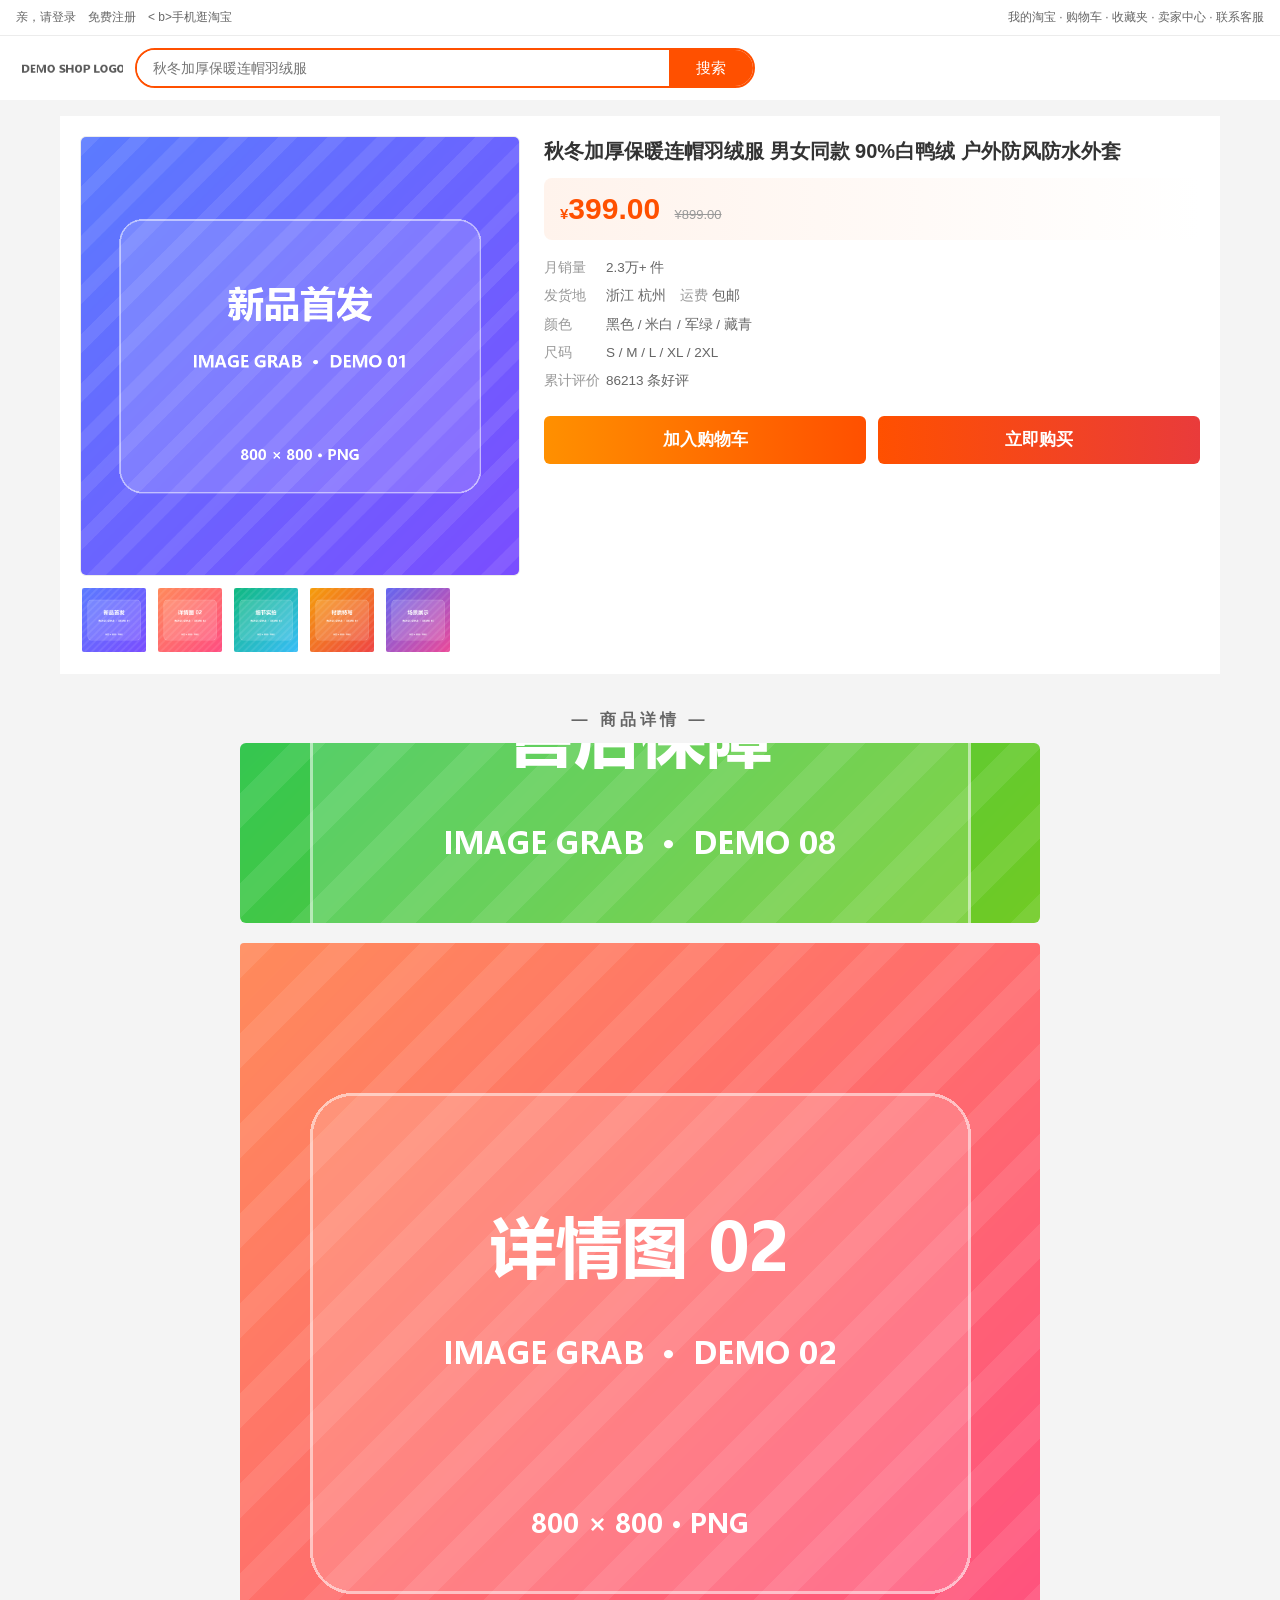
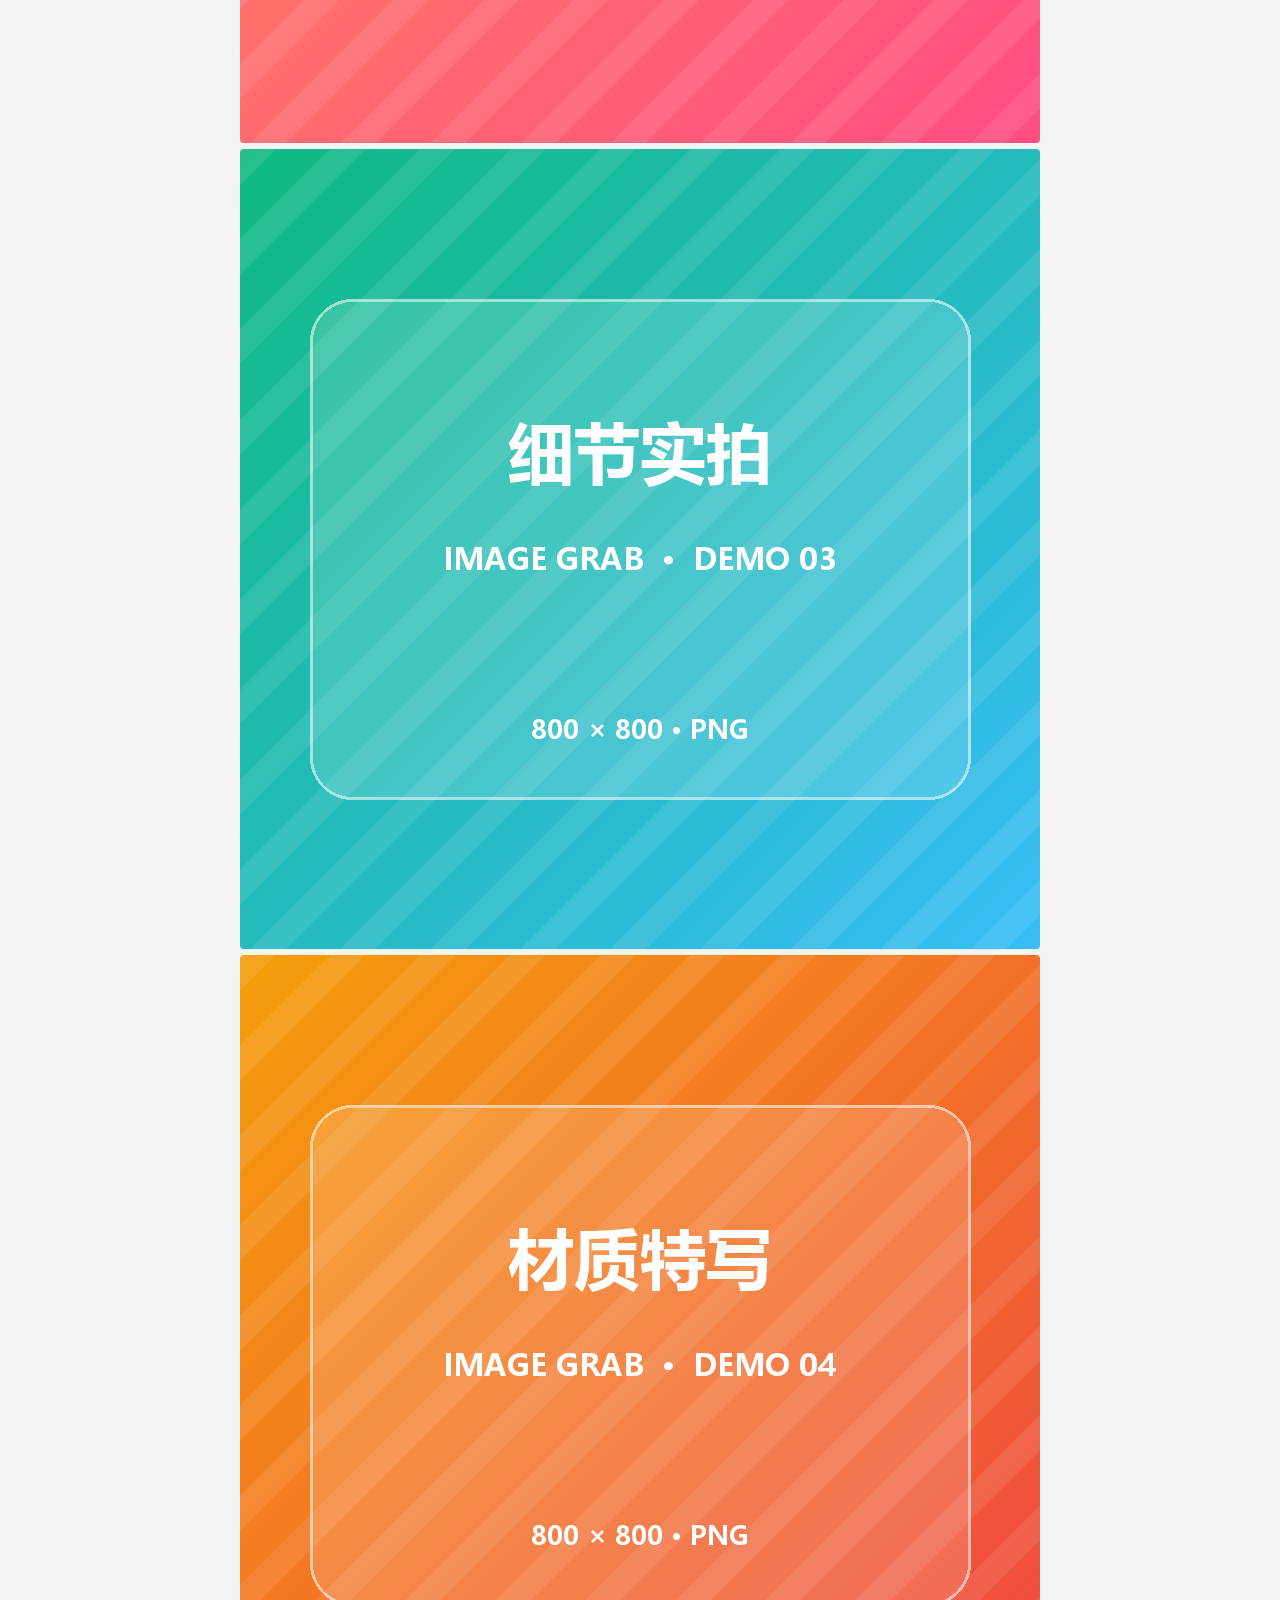
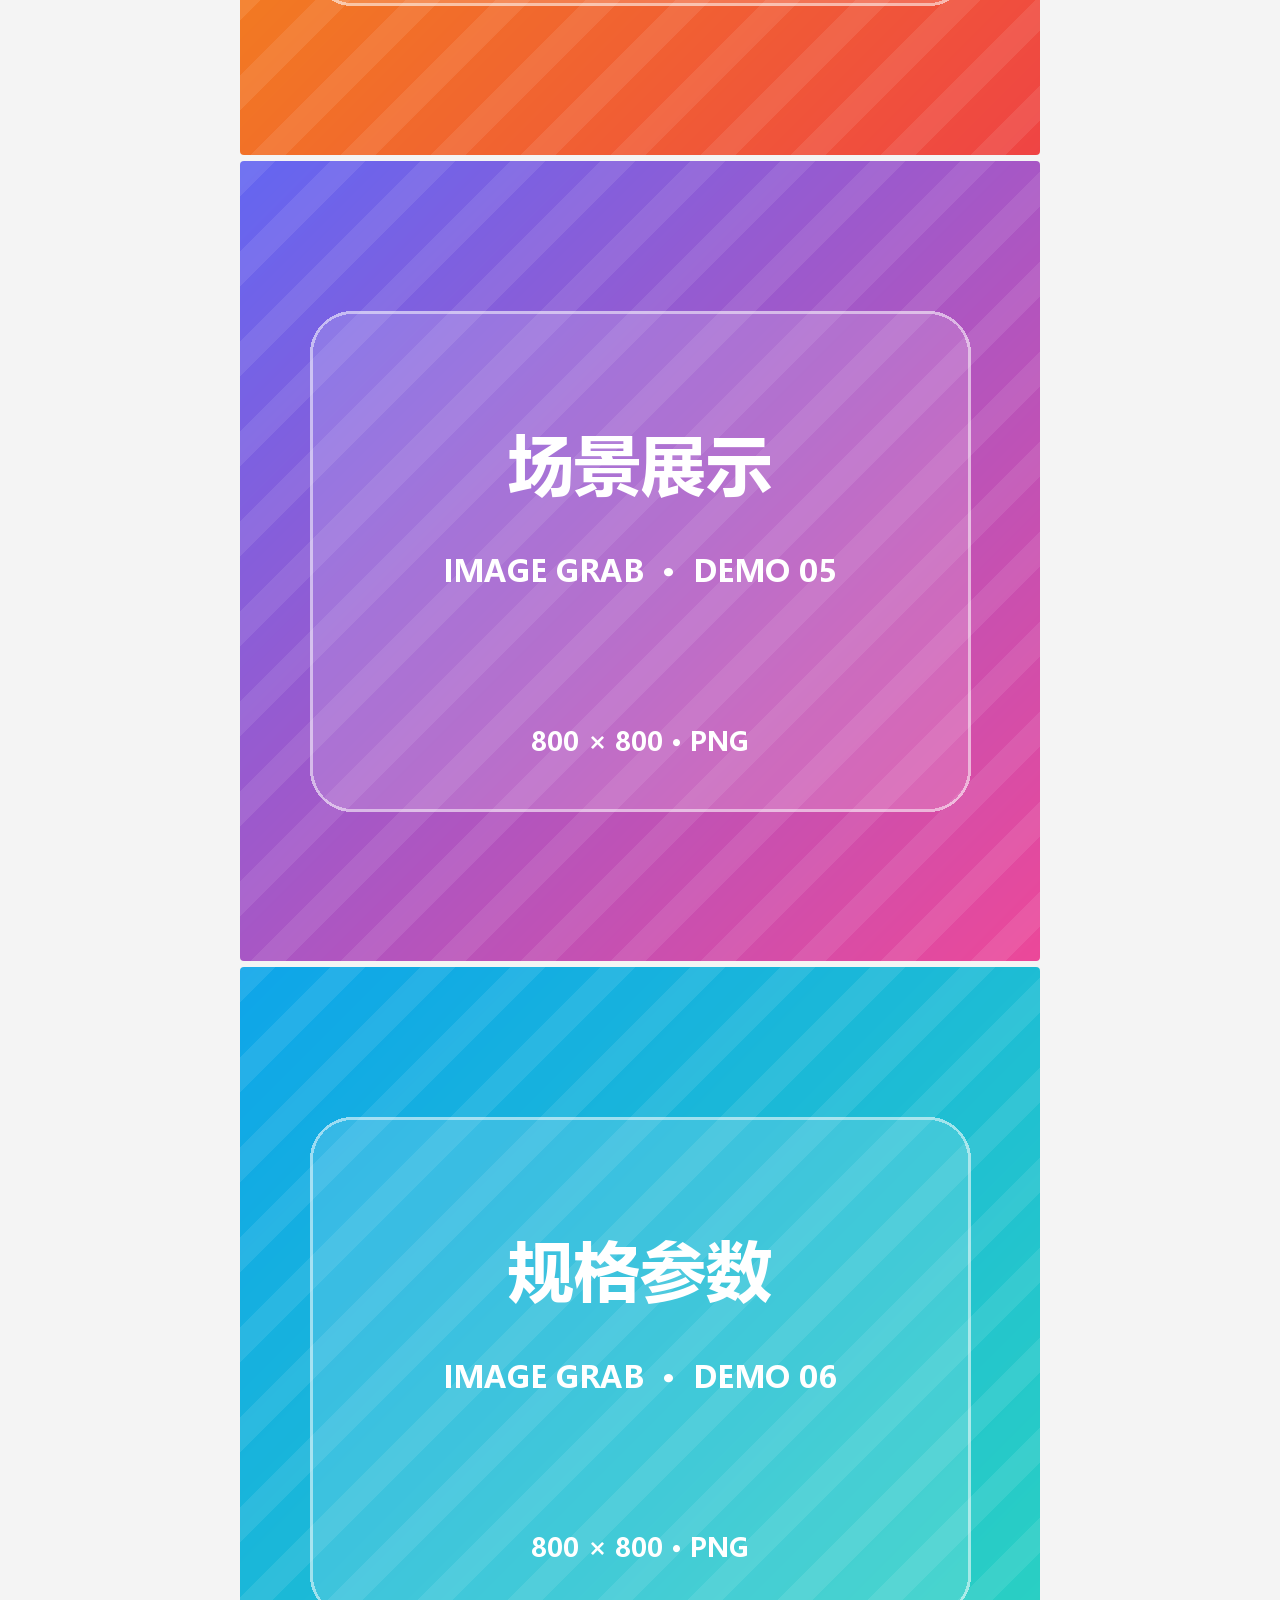
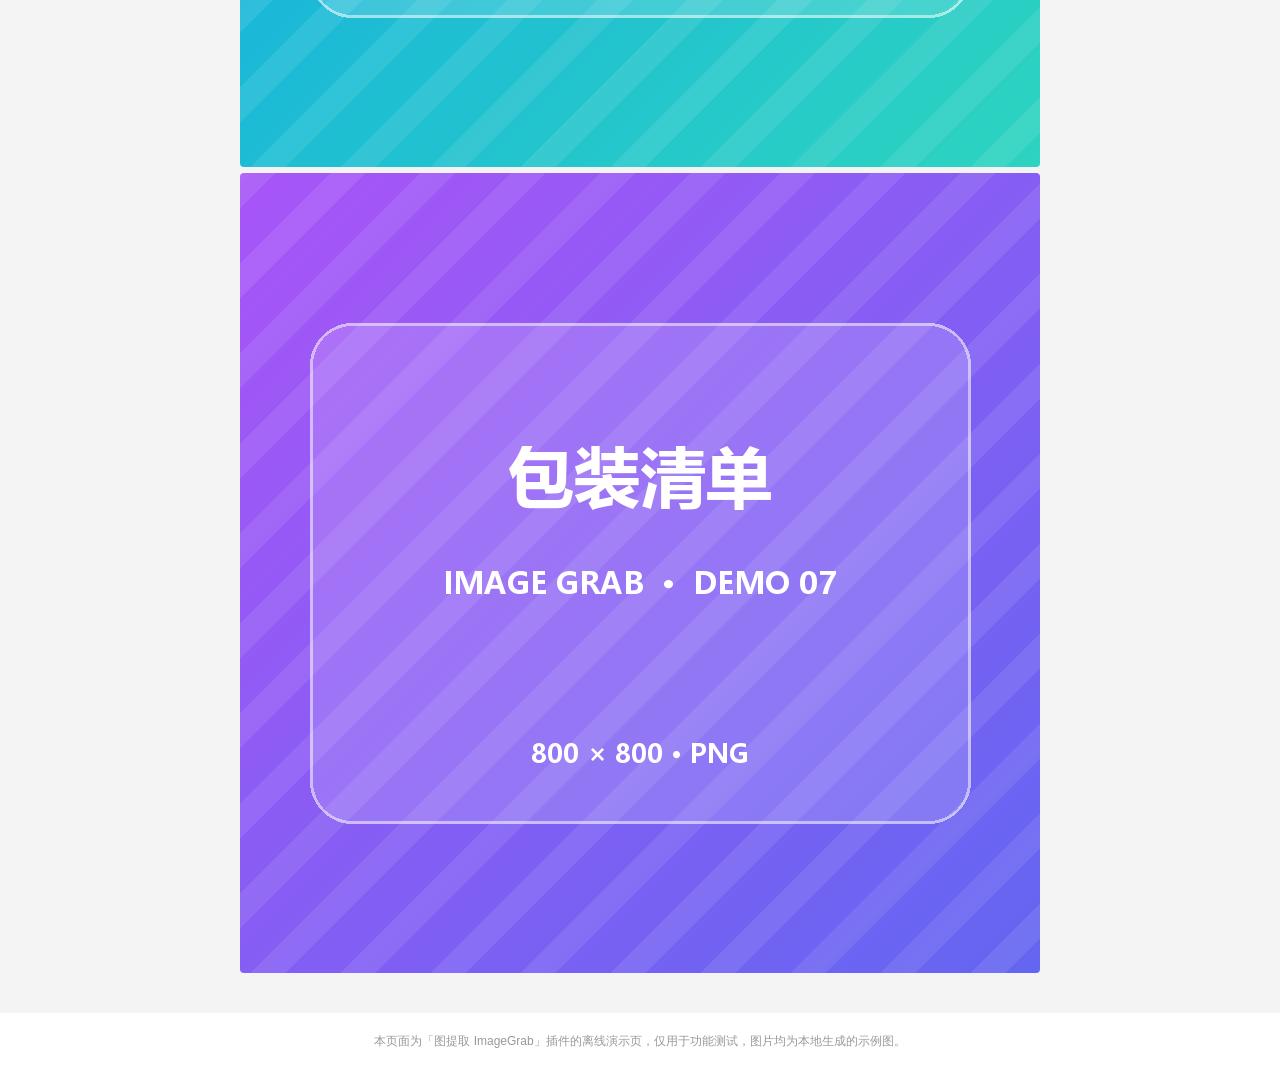
<file: demo/index.html>
<!DOCTYPE html>
<html lang="zh-CN">
<head>
<meta charset="UTF-8">
<meta name="viewport" content="width=device-width, initial-scale=1.0">
<title>【演示】秋冬加厚保暖连帽羽绒服 男女同款 - 商品详情页</title>
<style>
  :root { --tb: #ff5000; --line: #ececec; }
  * { box-sizing: border-box; }
  body { margin: 0; background: #f4f4f4; color: #333; font-family: -apple-system, "PingFang SC", "Microsoft YaHei", sans-serif; }
  .tb-top { display: flex; align-items: center; justify-content: space-between; height: 36px; padding: 0 16px; background: #fff; border-bottom: 1px solid var(--line); font-size: 12px; color: #666; }
  .tb-top b { color: var(--tb); }
  .tb-head { display: flex; align-items: center; gap: 12px; padding: 12px 16px; background: #fff; }
  .tb-head .logo { height: 32px; }
  .search { flex: 1; display: flex; max-width: 620px; border: 2px solid var(--tb); border-radius: 20px; overflow: hidden; }
  .search input { flex: 1; height: 36px; padding: 0 16px; border: none; outline: none; font-size: 14px; }
  .search button { width: 84px; border: none; background: var(--tb); color: #fff; font-size: 15px; cursor: pointer; }
  .detail { display: grid; grid-template-columns: 440px 1fr; gap: 24px; max-width: 1160px; margin: 16px auto; padding: 20px; background: #fff; }
  .gallery__main { position: relative; width: 100%; aspect-ratio: 1/1; border: 1px solid var(--line); border-radius: 6px; overflow: hidden; background: #fafafa; }
  .gallery__main img { width: 100%; height: 100%; object-fit: cover; display: block; }
  .gallery__thumbs { display: flex; gap: 8px; margin-top: 10px; flex-wrap: wrap; }
  .gallery__thumbs img { width: 68px; height: 68px; object-fit: cover; border: 2px solid transparent; border-radius: 4px; cursor: pointer; }
  .gallery__thumbs img:hover { border-color: var(--tb); }
  h1 { margin: 0 0 12px; font-size: 20px; line-height: 1.5; font-weight: 600; }
  .price-box { padding: 14px 16px; border-radius: 8px; background: linear-gradient(90deg, #fff3ec, #fff); }
  .price { font-size: 30px; color: var(--tb); font-weight: 700; }
  .price small { font-size: 15px; }
  .ori { margin-left: 10px; color: #999; text-decoration: line-through; font-size: 13px; }
  .rows { margin-top: 14px; font-size: 13.5px; color: #666; line-height: 2.1; }
  .rows b { display: inline-block; width: 62px; color: #999; font-weight: 400; }
  .buy { display: flex; gap: 12px; margin-top: 20px; }
  .buy button { flex: 1; height: 48px; border: none; border-radius: 6px; font-size: 17px; font-weight: 600; color: #fff; cursor: pointer; }
  .buy .cart { background: linear-gradient(90deg, #ff9000, #ff5000); }
  .buy .now { background: linear-gradient(90deg, #ff5000, #e93b3b); }
  .section-title { max-width: 1160px; margin: 24px auto 0; padding: 12px 0; text-align: center; font-size: 16px; font-weight: 600; letter-spacing: 4px; color: #666; }
  .detail-imgs { max-width: 800px; margin: 0 auto 40px; }
  .detail-imgs img { display: block; width: 100%; margin-bottom: 6px; border-radius: 4px; }
  .bg-banner { max-width: 800px; height: 180px; margin: 0 auto 20px; border-radius: 6px; background-image: url("assets/product_08.png"); background-size: cover; background-position: center; }
  .tb-foot { padding: 20px; text-align: center; color: #999; font-size: 12px; background: #fff; }
</style>
</head>
<body>
  <!-- 顶部条：模拟电商平台顶栏 -->
  <div class="tb-top">
    <span>亲，请登录　免费注册　< b>手机逛淘宝</b></span>
    <span>我的淘宝 · 购物车 · 收藏夹 · 卖家中心 · 联系客服</span>
  </div>

  <!-- 头部：logo + 搜索 -->
  <header class="tb-head">
    <img class="logo" src="assets/brand_logo.png" alt="logo">
    <form class="search" onsubmit="return false">
      <input placeholder="秋冬加厚保暖连帽羽绒服" aria-label="搜索">
      <button type="button">搜索</button>
    </form>
  </header>

  <!-- 商品详情主体 -->
  <main class="detail">
    <div class="gallery">
      <div class="gallery__main">
        <img id="mainImg" src="assets/product_01.png" alt="商品主图">
      </div>
      <!-- 缩略图：data-src 懒加载 + srcset 两种写法，用于验证提取逻辑 -->
      <div class="gallery__thumbs">
        <img data-src="assets/product_01.png" src="assets/logo_tiny.png" alt="图1">
        <img data-src="assets/product_02.png" src="assets/logo_tiny.png" alt="图2">
        <img data-src="assets/product_03.png" src="assets/logo_tiny.png" alt="图3">
        <img data-lazy-src="assets/product_04.png" src="assets/logo_tiny.png" alt="图4">
        <img data-original="assets/product_05.png" src="assets/logo_tiny.png" alt="图5">
      </div>
    </div>

    <div class="info">
      <h1>秋冬加厚保暖连帽羽绒服 男女同款 90%白鸭绒 户外防风防水外套</h1>
      <div class="price-box">
        <span class="price"><small>¥</small>399.00</span>
        <span class="ori">¥899.00</span>
      </div>
      <div class="rows">
        <div><b>月销量</b>2.3万+ 件</div>
        <div><b>发货地</b>浙江 杭州　<b style="width:auto">运费</b> 包邮</div>
        <div><b>颜色</b>黑色 / 米白 / 军绿 / 藏青</div>
        <div><b>尺码</b>S / M / L / XL / 2XL</div>
        <div><b>累计评价</b>86213 条好评</div>
      </div>
      <div class="buy">
        <button class="cart" type="button">加入购物车</button>
        <button class="now" type="button">立即购买</button>
      </div>
    </div>
  </main>

  <div class="section-title">— 商品详情 —</div>

  <!-- 背景图背景区（验证 background-image 提取） -->
  <div class="bg-banner" data-src="assets/product_08.png"></div>

  <!-- 详情长图：data-ks-lazyload / data-lazyload（不同平台的懒加载属性） -->
  <div class="detail-imgs">
    <img data-ks-lazyload="assets/product_02.png" src="assets/logo_tiny.png" alt="详情图2">
    <img data-lazyload="assets/product_03.png" src="assets/logo_tiny.png" alt="详情图3">
    <img data-src="assets/product_04.png" src="assets/logo_tiny.png" alt="详情图4">
    <img data-original="assets/product_05.png" src="assets/logo_tiny.png" alt="详情图5">
    <img src="assets/product_06.png" alt="详情图6">
    <img src="assets/product_07.png" alt="详情图7">
  </div>

  <footer class="tb-foot">
    本页面为「图提取 ImageGrab」插件的离线演示页，仅用于功能测试，图片均为本地生成的示例图。
  </footer>

  <script>
    // 模拟真实电商页的懒加载：滚动到视口附近才把 data-src 换成 src
    const lazyObserver = new IntersectionObserver((entries) => {
      entries.forEach((entry) => {
        if (!entry.isIntersecting) return;
        const el = entry.target;
        const real = el.dataset.src || el.dataset.ksLazyload || el.dataset.lazyload
          || el.dataset.lazySrc || el.dataset.original;
        if (real) {
          el.src = real;
          el.removeAttribute('data-src');
        }
        lazyObserver.unobserve(el);
      });
    }, { rootMargin: '200px' });

    document.querySelectorAll('img[data-src],img[data-ks-lazyload],img[data-lazyload],img[data-lazy-src],img[data-original]')
      .forEach((el) => lazyObserver.observe(el));

    // 缩略图点击切换主图
    document.querySelectorAll('.gallery__thumbs img').forEach((thumb) => {
      thumb.addEventListener('click', () => {
        const real = thumb.dataset.src || thumb.dataset.lazyload || thumb.dataset.lazySrc || thumb.dataset.original;
        if (real) document.getElementById('mainImg').src = real;
      });
    });
  </script>
</body>
</html>
</file>
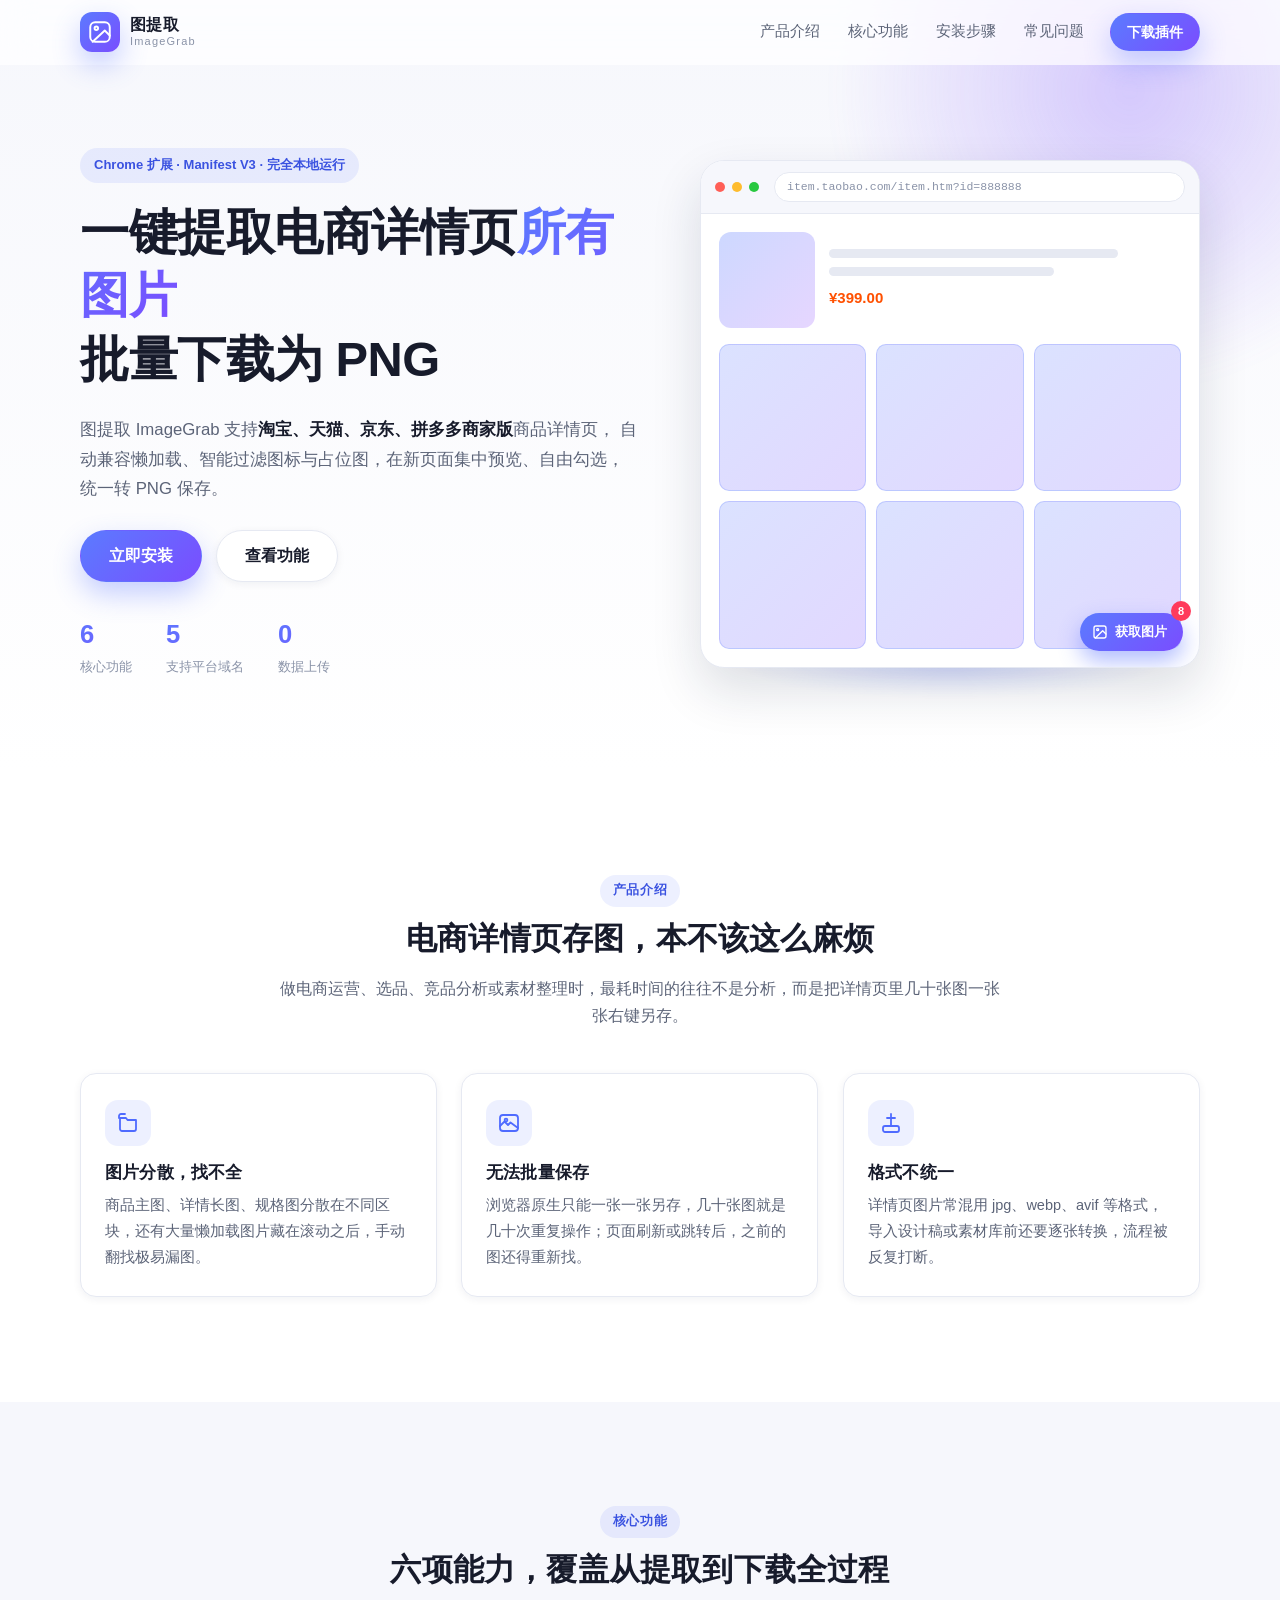
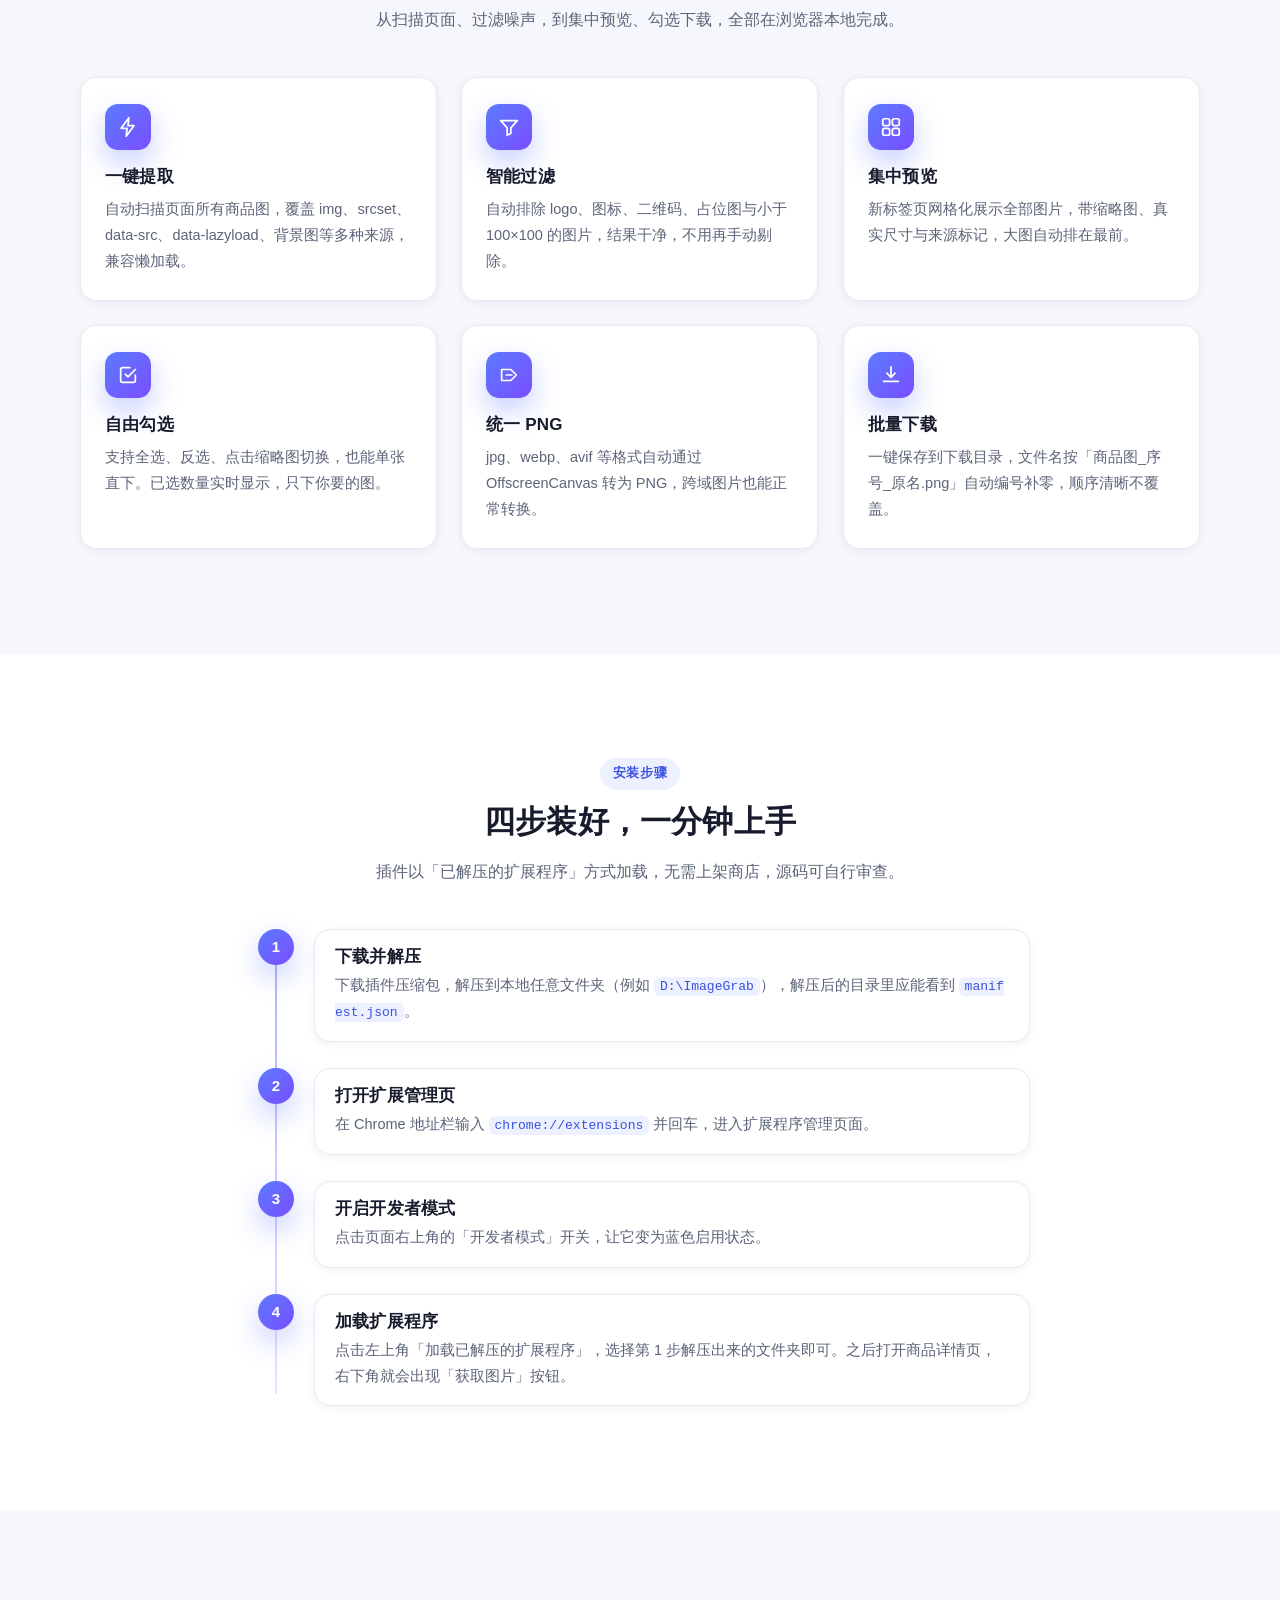
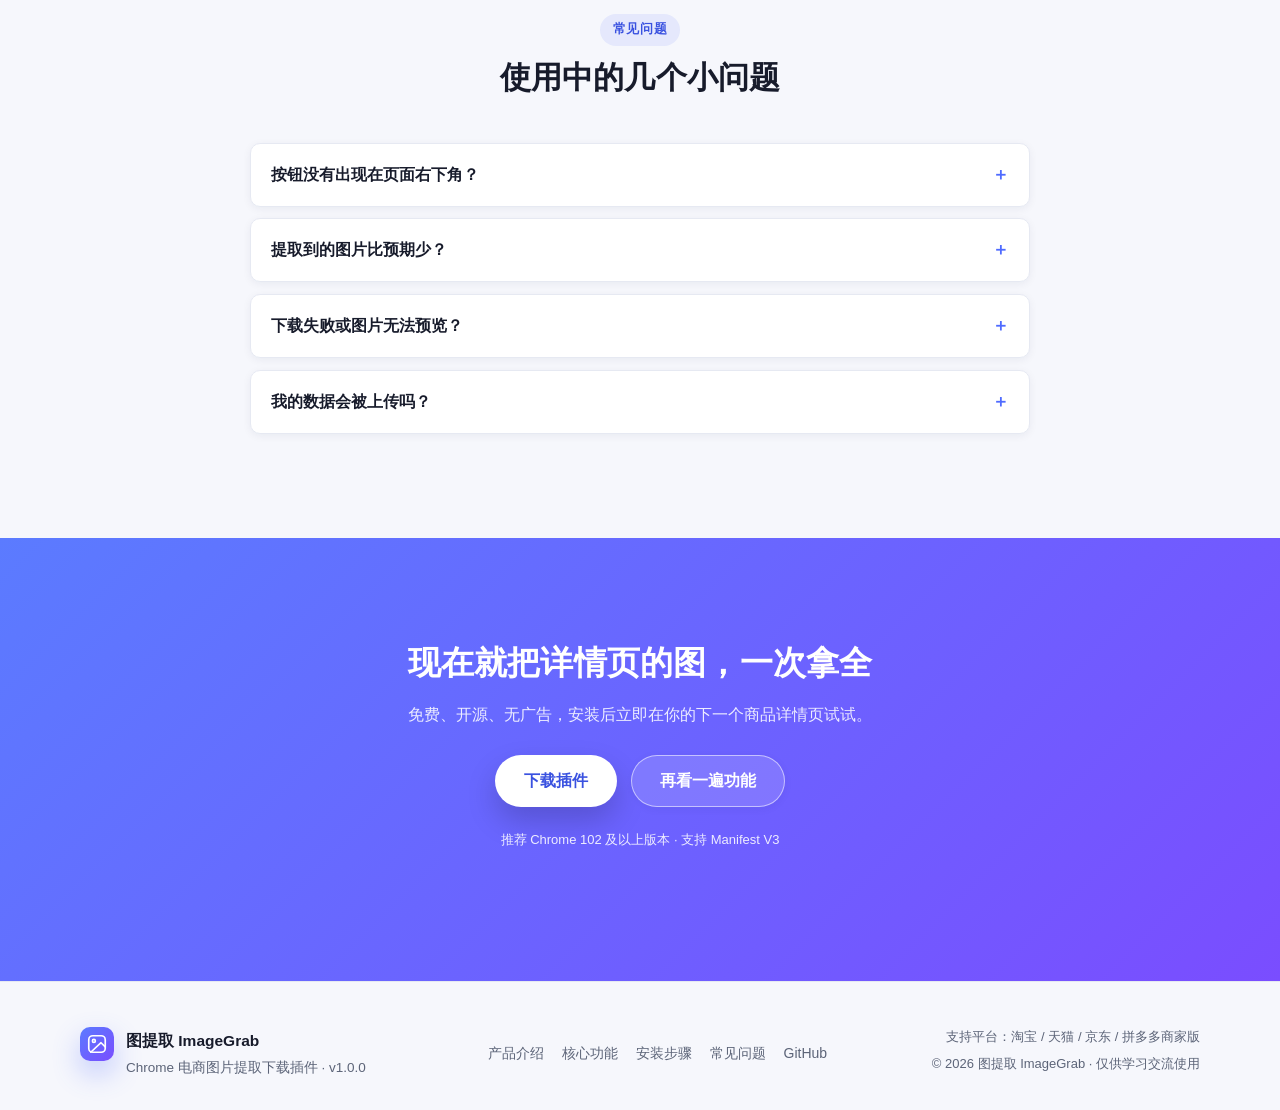
<file: docs/index.html>
<!DOCTYPE html>
<html lang="zh-CN">
<head>
  <meta charset="UTF-8">
  <meta name="viewport" content="width=device-width, initial-scale=1.0">
  <title>图提取 ImageGrab —— 一键提取电商详情页图片，批量下载为 PNG</title>
  <meta name="description" content="图提取 ImageGrab 是一款 Chrome 浏览器扩展，支持淘宝、天猫、京东、拼多多商家版的商品详情页，一键提取所有商品图片，集中预览、勾选并批量下载为 PNG。">
  <meta name="keywords" content="图提取,ImageGrab,电商图片下载,淘宝图片下载,京东图片下载,拼多多图片下载,Chrome插件">
  <meta name="theme-color" content="#4f6bff">
  <link rel="icon" href="assets/favicon.svg" type="image/svg+xml">
  <link rel="stylesheet" href="css/style.css">
</head>
<body>
  <!-- ===================== 顶部导航栏 ===================== -->
  <header class="navbar" id="navbar">
    <div class="container navbar__inner">
      <a class="logo" href="#top" aria-label="图提取 ImageGrab 首页">
        <span class="logo__mark" aria-hidden="true">
          <svg viewBox="0 0 24 24" width="26" height="26" fill="none" stroke="currentColor"
               stroke-width="1.8" stroke-linecap="round" stroke-linejoin="round">
            <rect x="3" y="3" width="18" height="18" rx="4.5"></rect>
            <circle cx="8.6" cy="8.6" r="1.6"></circle>
            <path d="M21 15.2l-4.6-4.6L5.2 21"></path>
          </svg>
        </span>
        <span class="logo__text">
          <strong>图提取</strong>
          <em>ImageGrab</em>
        </span>
      </a>

      <nav class="nav" id="navMenu" aria-label="主导航">
        <a href="#intro" class="nav__link">产品介绍</a>
        <a href="#features" class="nav__link">核心功能</a>
        <a href="#install" class="nav__link">安装步骤</a>
        <a href="#faq" class="nav__link">常见问题</a>
        <a href="#download" class="btn btn--sm btn--primary nav__cta">下载插件</a>
      </nav>

      <button class="hamburger" id="hamburger" type="button"
              aria-label="打开菜单" aria-expanded="false" aria-controls="navMenu">
        <span></span><span></span><span></span>
      </button>
    </div>
  </header>

  <main id="top">
    <!-- ===================== Hero 首屏 ===================== -->
    <section class="hero">
      <div class="hero__glow" aria-hidden="true"></div>
      <div class="container hero__inner">
        <div class="hero__text reveal">
          <span class="pill">Chrome 扩展 · Manifest V3 · 完全本地运行</span>
          <h1>一键提取电商详情页<em>所有图片</em><br>批量下载为 PNG</h1>
          <p class="hero__sub">
            图提取 ImageGrab 支持<strong>淘宝、天猫、京东、拼多多商家版</strong>商品详情页，
            自动兼容懒加载、智能过滤图标与占位图，在新页面集中预览、自由勾选，统一转 PNG 保存。
          </p>
          <div class="hero__actions">
            <a class="btn btn--primary btn--lg" href="#install">立即安装</a>
            <a class="btn btn--ghost btn--lg" href="#features">查看功能</a>
          </div>
          <ul class="hero__stats">
            <li><strong>6</strong><span>核心功能</span></li>
            <li><strong>5</strong><span>支持平台域名</span></li>
            <li><strong>0</strong><span>数据上传</span></li>
          </ul>
        </div>

        <!-- 纯 CSS / SVG 绘制的插件界面示意图 -->
        <div class="hero__art reveal" aria-hidden="true">
          <div class="mock">
            <div class="mock__bar">
              <span class="mock__dot"></span><span class="mock__dot"></span><span class="mock__dot"></span>
              <span class="mock__url">item.taobao.com/item.htm?id=888888</span>
            </div>
            <div class="mock__body">
              <div class="mock__product">
                <div class="mock__img"></div>
                <div class="mock__lines">
                  <span style="width:82%"></span>
                  <span style="width:64%"></span>
                  <span class="mock__price">¥399.00</span>
                </div>
              </div>
              <div class="mock__grid">
                <span></span><span></span><span></span>
                <span></span><span></span><span></span>
              </div>
              <button class="mock__fab" type="button" tabindex="-1">
                <svg viewBox="0 0 24 24" width="16" height="16" fill="none" stroke="currentColor"
                     stroke-width="2" stroke-linecap="round" stroke-linejoin="round">
                  <rect x="3" y="3" width="18" height="18" rx="3"></rect>
                  <circle cx="8.5" cy="8.5" r="1.5"></circle>
                  <path d="M21 15l-5-5L5 21"></path>
                </svg>
                获取图片
              </button>
              <div class="mock__count">8</div>
            </div>
          </div>
          <div class="mock__shadow"></div>
        </div>
      </div>
    </section>

    <!-- ===================== 产品介绍 ===================== -->
    <section class="section" id="intro">
      <div class="container">
        <header class="section__head reveal">
          <span class="section__tag">产品介绍</span>
          <h2>电商详情页存图，本不该这么麻烦</h2>
          <p>做电商运营、选品、竞品分析或素材整理时，最耗时间的往往不是分析，而是把详情页里几十张图一张张右键另存。</p>
        </header>

        <div class="cards-3">
          <article class="info-card reveal">
            <span class="info-card__icon" aria-hidden="true">
              <svg viewBox="0 0 24 24" width="24" height="24" fill="none" stroke="currentColor" stroke-width="1.8"
                   stroke-linecap="round" stroke-linejoin="round">
                <path d="M4 7h6l1.5 2H20v9a2 2 0 0 1-2 2H6a2 2 0 0 1-2-2z"></path>
                <path d="M3 7V5a2 2 0 0 1 2-2h4"></path>
              </svg>
            </span>
            <h3>图片分散，找不全</h3>
            <p>商品主图、详情长图、规格图分散在不同区块，还有大量懒加载图片藏在滚动之后，手动翻找极易漏图。</p>
          </article>

          <article class="info-card reveal">
            <span class="info-card__icon" aria-hidden="true">
              <svg viewBox="0 0 24 24" width="24" height="24" fill="none" stroke="currentColor" stroke-width="1.8"
                   stroke-linecap="round" stroke-linejoin="round">
                <rect x="3" y="4" width="18" height="16" rx="3"></rect>
                <path d="M3 15l4.5-4.5 3.5 3.5 2.5-2.5L21 17"></path>
                <circle cx="9" cy="9" r="1.4"></circle>
              </svg>
            </span>
            <h3>无法批量保存</h3>
            <p>浏览器原生只能一张一张另存，几十张图就是几十次重复操作；页面刷新或跳转后，之前的图还得重新找。</p>
          </article>

          <article class="info-card reveal">
            <span class="info-card__icon" aria-hidden="true">
              <svg viewBox="0 0 24 24" width="24" height="24" fill="none" stroke="currentColor" stroke-width="1.8"
                   stroke-linecap="round" stroke-linejoin="round">
                <path d="M12 3v12"></path><path d="M8 7h8"></path>
                <rect x="4" y="15" width="16" height="6" rx="2"></rect>
              </svg>
            </span>
            <h3>格式不统一</h3>
            <p>详情页图片常混用 jpg、webp、avif 等格式，导入设计稿或素材库前还要逐张转换，流程被反复打断。</p>
          </article>
        </div>
      </div>
    </section>

    <!-- ===================== 核心功能 ===================== -->
    <section class="section section--alt" id="features">
      <div class="container">
        <header class="section__head reveal">
          <span class="section__tag">核心功能</span>
          <h2>六项能力，覆盖从提取到下载全过程</h2>
          <p>从扫描页面、过滤噪声，到集中预览、勾选下载，全部在浏览器本地完成。</p>
        </header>

        <div class="cards-3">
          <article class="feature reveal">
            <span class="feature__icon" aria-hidden="true">
              <svg viewBox="0 0 24 24" width="22" height="22" fill="none" stroke="currentColor" stroke-width="1.9"
                   stroke-linecap="round" stroke-linejoin="round">
                <path d="M13 2L4.5 13.5H11L10 22l8.5-11.5H12z"></path>
              </svg>
            </span>
            <h3>一键提取</h3>
            <p>自动扫描页面所有商品图，覆盖 img、srcset、data-src、data-lazyload、背景图等多种来源，兼容懒加载。</p>
          </article>

          <article class="feature reveal">
            <span class="feature__icon" aria-hidden="true">
              <svg viewBox="0 0 24 24" width="22" height="22" fill="none" stroke="currentColor" stroke-width="1.9"
                   stroke-linecap="round" stroke-linejoin="round">
                <path d="M3 5h18l-7 8v6l-4 2v-8z"></path>
              </svg>
            </span>
            <h3>智能过滤</h3>
            <p>自动排除 logo、图标、二维码、占位图与小于 100×100 的图片，结果干净，不用再手动剔除。</p>
          </article>

          <article class="feature reveal">
            <span class="feature__icon" aria-hidden="true">
              <svg viewBox="0 0 24 24" width="22" height="22" fill="none" stroke="currentColor" stroke-width="1.9"
                   stroke-linecap="round" stroke-linejoin="round">
                <rect x="3" y="3" width="7.5" height="7.5" rx="2"></rect>
                <rect x="13.5" y="3" width="7.5" height="7.5" rx="2"></rect>
                <rect x="3" y="13.5" width="7.5" height="7.5" rx="2"></rect>
                <rect x="13.5" y="13.5" width="7.5" height="7.5" rx="2"></rect>
              </svg>
            </span>
            <h3>集中预览</h3>
            <p>新标签页网格化展示全部图片，带缩略图、真实尺寸与来源标记，大图自动排在最前。</p>
          </article>

          <article class="feature reveal">
            <span class="feature__icon" aria-hidden="true">
              <svg viewBox="0 0 24 24" width="22" height="22" fill="none" stroke="currentColor" stroke-width="1.9"
                   stroke-linecap="round" stroke-linejoin="round">
                <path d="M9 11l3 3L20 6"></path>
                <path d="M20 12v6a2 2 0 0 1-2 2H6a2 2 0 0 1-2-2V6a2 2 0 0 1 2-2h8"></path>
              </svg>
            </span>
            <h3>自由勾选</h3>
            <p>支持全选、反选、点击缩略图切换，也能单张直下。已选数量实时显示，只下你要的图。</p>
          </article>

          <article class="feature reveal">
            <span class="feature__icon" aria-hidden="true">
              <svg viewBox="0 0 24 24" width="22" height="22" fill="none" stroke="currentColor" stroke-width="1.9"
                   stroke-linecap="round" stroke-linejoin="round">
                <path d="M4 6h10l6 6-6 6H4z"></path>
                <path d="M9 12h6"></path>
              </svg>
            </span>
            <h3>统一 PNG</h3>
            <p>jpg、webp、avif 等格式自动通过 OffscreenCanvas 转为 PNG，跨域图片也能正常转换。</p>
          </article>

          <article class="feature reveal">
            <span class="feature__icon" aria-hidden="true">
              <svg viewBox="0 0 24 24" width="22" height="22" fill="none" stroke="currentColor" stroke-width="1.9"
                   stroke-linecap="round" stroke-linejoin="round">
                <path d="M12 3v11"></path><path d="M7.5 10L12 14.5 16.5 10"></path>
                <path d="M4 19h16"></path>
              </svg>
            </span>
            <h3>批量下载</h3>
            <p>一键保存到下载目录，文件名按「商品图_序号_原名.png」自动编号补零，顺序清晰不覆盖。</p>
          </article>
        </div>
      </div>
    </section>

    <!-- ===================== 安装步骤 ===================== -->
    <section class="section" id="install">
      <div class="container">
        <header class="section__head reveal">
          <span class="section__tag">安装步骤</span>
          <h2>四步装好，一分钟上手</h2>
          <p>插件以「已解压的扩展程序」方式加载，无需上架商店，源码可自行审查。</p>
        </header>

        <ol class="steps">
          <li class="step reveal">
            <span class="step__no">1</span>
            <div class="step__body">
              <h3>下载并解压</h3>
              <p>下载插件压缩包，解压到本地任意文件夹（例如 <code>D:\ImageGrab</code>），解压后的目录里应能看到 <code>manifest.json</code>。</p>
            </div>
          </li>
          <li class="step reveal">
            <span class="step__no">2</span>
            <div class="step__body">
              <h3>打开扩展管理页</h3>
              <p>在 Chrome 地址栏输入 <code>chrome://extensions</code> 并回车，进入扩展程序管理页面。</p>
            </div>
          </li>
          <li class="step reveal">
            <span class="step__no">3</span>
            <div class="step__body">
              <h3>开启开发者模式</h3>
              <p>点击页面右上角的「开发者模式」开关，让它变为蓝色启用状态。</p>
            </div>
          </li>
          <li class="step reveal">
            <span class="step__no">4</span>
            <div class="step__body">
              <h3>加载扩展程序</h3>
              <p>点击左上角「加载已解压的扩展程序」，选择第 1 步解压出来的文件夹即可。之后打开商品详情页，右下角就会出现「获取图片」按钮。</p>
            </div>
          </li>
        </ol>
      </div>
    </section>

    <!-- ===================== 常见问题 ===================== -->
    <section class="section section--alt" id="faq">
      <div class="container container--narrow">
        <header class="section__head reveal">
          <span class="section__tag">常见问题</span>
          <h2>使用中的几个小问题</h2>
        </header>

        <div class="faq">
          <details class="faq__item reveal">
            <summary>按钮没有出现在页面右下角？</summary>
            <p>请确认当前页面的域名在支持列表内（淘宝、天猫、京东、拼多多商家版），并且页面已完全加载。修改或重新加载插件后，需要刷新商品页才会重新注入按钮。</p>
          </details>
          <details class="faq__item reveal">
            <summary>提取到的图片比预期少？</summary>
            <p>先把商品详情页从头到尾滚动一遍，让懒加载图片真正加载出来，再点击「获取图片」。也可以在画廊页点击「重新提取」。</p>
          </details>
          <details class="faq__item reveal">
            <summary>下载失败或图片无法预览？</summary>
            <p>部分图片服务器会限制直接访问。可以先单张下载试试；若网络波动导致失败，插件会自动重试一次。若仍失败，可切换网络环境后重试。</p>
          </details>
          <details class="faq__item reveal">
            <summary>我的数据会被上传吗？</summary>
            <p>不会。图片提取、预览、转换全部在浏览器本地完成，插件不请求任何第三方服务器，也不收集任何用户数据。</p>
          </details>
        </div>
      </div>
    </section>

    <!-- ===================== 底部 CTA ===================== -->
    <section class="cta" id="download">
      <div class="container cta__inner reveal">
        <h2>现在就把详情页的图，一次拿全</h2>
        <p>免费、开源、无广告，安装后立即在你的下一个商品详情页试试。</p>
        <div class="cta__actions">
          <a class="btn btn--primary btn--lg" href="#install">下载插件</a>
          <a class="btn btn--ghost btn--lg" href="#features">再看一遍功能</a>
        </div>
        <p class="cta__note">推荐 Chrome 102 及以上版本 · 支持 Manifest V3</p>
      </div>
    </section>
  </main>

  <!-- ===================== Footer ===================== -->
  <footer class="footer">
    <div class="container footer__inner">
      <div class="footer__brand">
        <span class="logo__mark logo__mark--sm" aria-hidden="true">
          <svg viewBox="0 0 24 24" width="22" height="22" fill="none" stroke="currentColor"
               stroke-width="1.8" stroke-linecap="round" stroke-linejoin="round">
            <rect x="3" y="3" width="18" height="18" rx="4.5"></rect>
            <circle cx="8.6" cy="8.6" r="1.6"></circle>
            <path d="M21 15.2l-4.6-4.6L5.2 21"></path>
          </svg>
        </span>
        <div>
          <strong>图提取 ImageGrab</strong>
          <p>Chrome 电商图片提取下载插件 · v1.0.0</p>
        </div>
      </div>

      <nav class="footer__links" aria-label="页脚导航">
        <a href="#intro">产品介绍</a>
        <a href="#features">核心功能</a>
        <a href="#install">安装步骤</a>
        <a href="#faq">常见问题</a>
        <a href="https://github.com/" target="_blank" rel="noopener noreferrer">GitHub</a>
      </nav>

      <div class="footer__meta">
        <p>支持平台：淘宝 / 天猫 / 京东 / 拼多多商家版</p>
        <p>© <span id="year">2025</span> 图提取 ImageGrab · 仅供学习交流使用</p>
      </div>
    </div>
  </footer>

  <script src="js/main.js"></script>
</body>
</html>
</file>
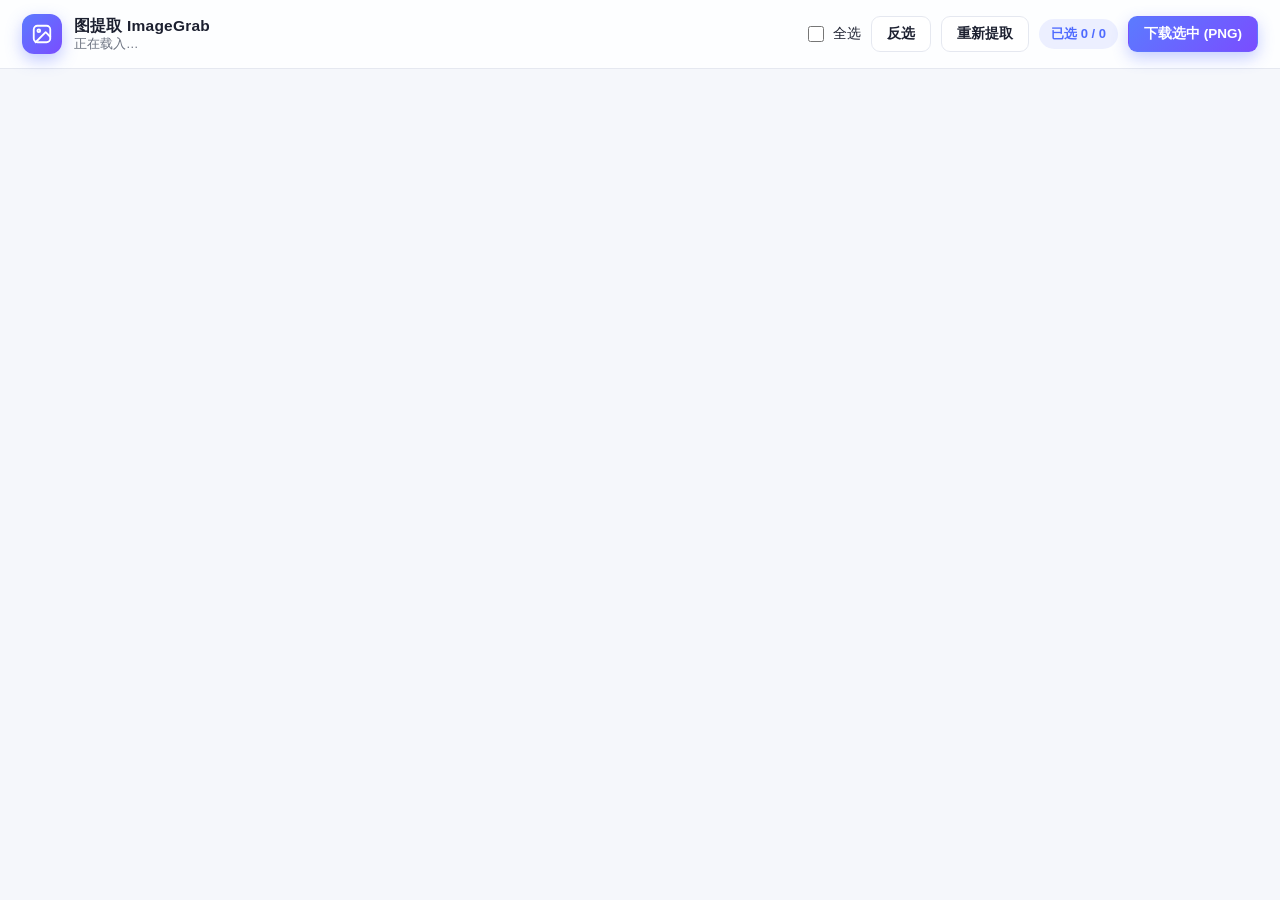
<file: gallery.html>
<!DOCTYPE html>
<html lang="zh-CN">
<head>
  <meta charset="UTF-8">
  <meta name="viewport" content="width=device-width, initial-scale=1.0">
  <title>图片预览与下载 - 图提取 ImageGrab</title>
  <link rel="stylesheet" href="gallery.css">
</head>
<body>
  <!-- 顶部工具栏 -->
  <header class="toolbar">
    <div class="toolbar__left">
      <div class="brand">
        <span class="brand__logo" aria-hidden="true">
          <svg viewBox="0 0 24 24" width="22" height="22" fill="none" stroke="currentColor"
               stroke-width="2" stroke-linecap="round" stroke-linejoin="round">
            <rect x="3" y="3" width="18" height="18" rx="4"></rect>
            <circle cx="8.5" cy="8.5" r="1.5"></circle>
            <path d="M21 15l-5-5L5 21"></path>
          </svg>
        </span>
        <div class="brand__text">
          <strong>图提取 ImageGrab</strong>
          <span id="metaInfo" class="brand__sub">正在载入…</span>
        </div>
      </div>
    </div>

    <div class="toolbar__actions">
      <label class="check-inline">
        <input type="checkbox" id="checkAll">
        <span>全选</span>
      </label>
      <button class="btn btn--ghost" id="btnInvert" type="button">反选</button>
      <button class="btn btn--ghost" id="btnReload" type="button">重新提取</button>
      <span class="counter" id="counter">已选 0 / 0</span>
      <button class="btn btn--primary" id="btnDownload" type="button">下载选中 (PNG)</button>
    </div>
  </header>

  <!-- 下载进度条 -->
  <div class="progress" id="progress" hidden>
    <div class="progress__bar"><span id="progressFill"></span></div>
    <span class="progress__text" id="progressText">准备下载…</span>
  </div>

  <!-- 图片网格 -->
  <main class="grid" id="grid" aria-live="polite"></main>

  <!-- 空状态 -->
  <section class="empty" id="empty" hidden>
    <h2>还没有提取到图片</h2>
    <p>打开淘宝 / 天猫 / 京东 / 拼多多商家版的商品详情页，点击右下角的「获取图片」按钮即可。</p>
    <ol>
      <li>在商品详情页把页面滚动到底部，确保图片都加载出来</li>
      <li>点击页面右下角的「获取图片」悬浮按钮</li>
      <li>回到本页勾选需要的图片，一键下载为 PNG</li>
    </ol>
  </section>

  <!-- 结果反馈浮层 -->
  <div class="result" id="result" hidden></div>

  <script src="gallery.js"></script>
</body>
</html>
</file>
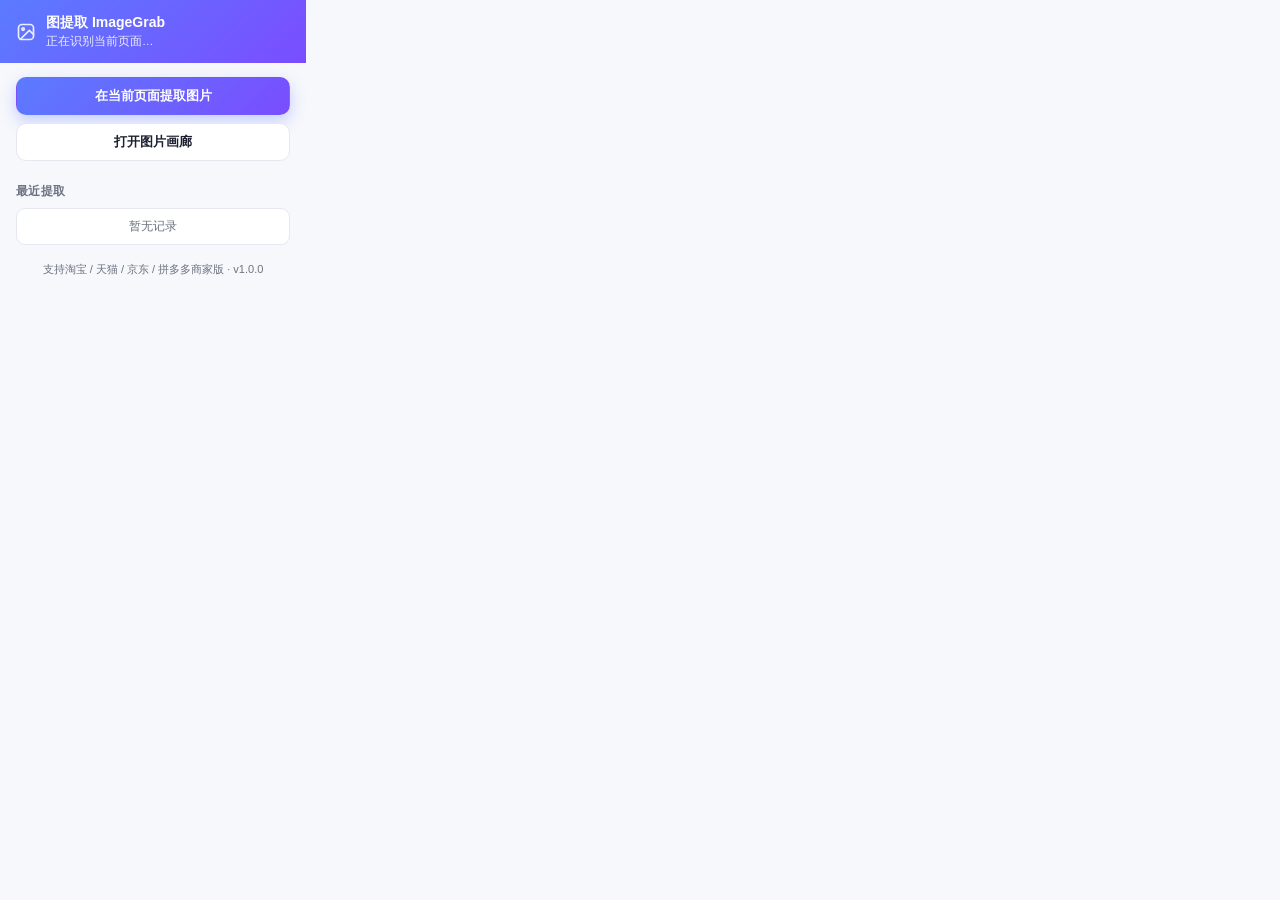
<file: popup.html>
<!DOCTYPE html>
<html lang="zh-CN">
<head>
  <meta charset="UTF-8">
  <title>图提取 ImageGrab</title>
  <link rel="stylesheet" href="popup.css">
</head>
<body>
  <header class="pop-head">
    <span class="pop-logo" aria-hidden="true">
      <svg viewBox="0 0 24 24" width="20" height="20" fill="none" stroke="currentColor"
           stroke-width="2" stroke-linecap="round" stroke-linejoin="round">
        <rect x="3" y="3" width="18" height="18" rx="4"></rect>
        <circle cx="8.5" cy="8.5" r="1.5"></circle>
        <path d="M21 15l-5-5L5 21"></path>
      </svg>
    </span>
    <div>
      <strong>图提取 ImageGrab</strong>
      <span id="siteInfo">正在识别当前页面…</span>
    </div>
  </header>

  <section class="pop-actions">
    <button id="btnExtract" class="pop-btn pop-btn--primary" type="button">在当前页面提取图片</button>
    <button id="btnGallery" class="pop-btn" type="button">打开图片画廊</button>
  </section>

  <section class="pop-section">
    <h3>最近提取</h3>
    <ul id="history" class="pop-history"><li class="pop-empty">暂无记录</li></ul>
  </section>

  <footer class="pop-foot">
    支持淘宝 / 天猫 / 京东 / 拼多多商家版 · v1.0.0
  </footer>

  <script src="popup.js"></script>
</body>
</html>
</file>
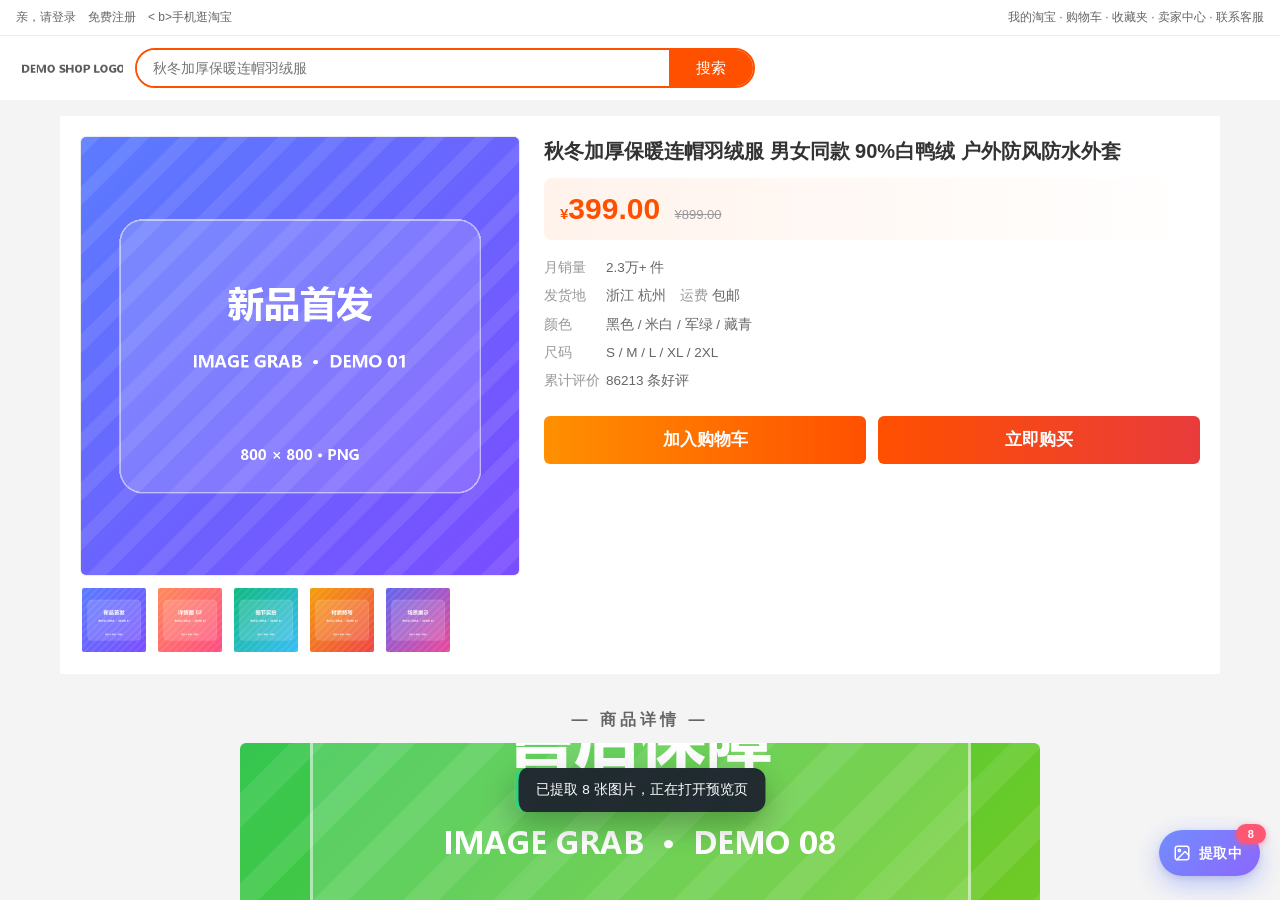
<file: tools/content-preview.html>
<!DOCTYPE html>
<html lang="zh-CN">
<head>
<meta charset="UTF-8">
<title>演示商品详情页 + ImageGrab 悬浮按钮（离线夹具）</title>
<!-- 复用真实演示页 -->
<style>
  /* 把真实演示页内容通过 iframe 铺满，再叠加插件按钮与 toast */
  html, body { margin: 0; height: 100%; }
  #stage { width: 100%; height: 100%; border: 0; display: block; }
</style>
<link rel="stylesheet" href="../content.css">
<style>
  /* 截图夹具：让 toast 靠近按钮，画面更紧凑 */
  .imagegrab-toast { bottom: 88px !important; }
</style>
</head>
<body>
  <iframe id="stage" src="../demo/index.html"></iframe>

  <!-- 与 content.js 注入的按钮结构完全一致 -->
  <button id="imagegrab-fab" type="button" aria-label="获取图片" class="is-busy">
    <span class="imagegrab-fab__icon" aria-hidden="true">
      <svg viewBox="0 0 24 24" width="18" height="18" fill="none" stroke="currentColor" stroke-width="2"
           stroke-linecap="round" stroke-linejoin="round">
        <rect x="3" y="3" width="18" height="18" rx="3"></rect>
        <circle cx="8.5" cy="8.5" r="1.5"></circle>
        <path d="M21 15l-5-5L5 21"></path>
      </svg>
    </span>
    <span class="imagegrab-fab__text">提取中</span>
    <span class="imagegrab-fab__badge">8</span>
  </button>

  <div id="imagegrab-toast" class="imagegrab-toast imagegrab-toast--ok is-show">
    已提取 8 张图片，正在打开预览页
  </div>
</body>
</html>
</file>
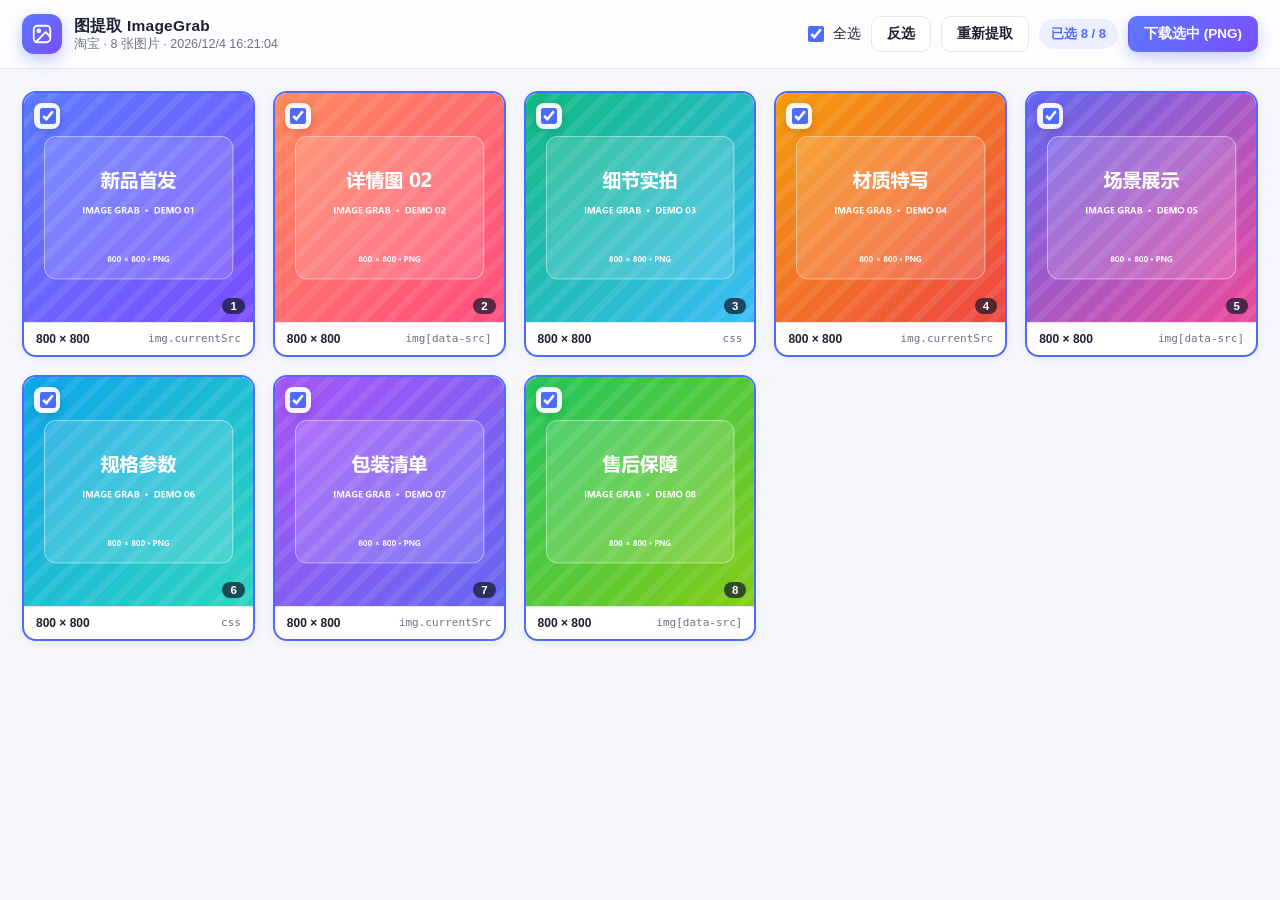
<file: tools/gallery-preview.html>
<!DOCTYPE html>
<html lang="zh-CN">
<head>
<meta charset="UTF-8">
<title>ImageGrab 画廊预览（离线夹具）</title>
<link rel="stylesheet" href="../gallery.css">
<style>
  /* 仅用于离线预览：固定页面高度，方便整页截图 */
  html, body { min-height: 100vh; }
</style>
</head>
<body>
  <!-- 结构与 gallery.html 完全一致，只是为了在没有 chrome.* API 的环境下预览 -->
  <header class="toolbar">
    <div class="toolbar__left">
      <div class="brand">
        <span class="brand__logo" aria-hidden="true">
          <svg viewBox="0 0 24 24" width="22" height="22" fill="none" stroke="currentColor"
               stroke-width="2" stroke-linecap="round" stroke-linejoin="round">
            <rect x="3" y="3" width="18" height="18" rx="4"></rect>
            <circle cx="8.5" cy="8.5" r="1.5"></circle>
            <path d="M21 15l-5-5L5 21"></path>
          </svg>
        </span>
        <div class="brand__text">
          <strong>图提取 ImageGrab</strong>
          <span id="metaInfo" class="brand__sub">正在载入…</span>
        </div>
      </div>
    </div>
    <div class="toolbar__actions">
      <label class="check-inline"><input type="checkbox" id="checkAll"><span>全选</span></label>
      <button class="btn btn--ghost" id="btnInvert" type="button">反选</button>
      <button class="btn btn--ghost" id="btnReload" type="button">重新提取</button>
      <span class="counter" id="counter">已选 0 / 0</span>
      <button class="btn btn--primary" id="btnDownload" type="button">下载选中 (PNG)</button>
    </div>
  </header>
  <div class="progress" id="progress" hidden>
    <div class="progress__bar"><span id="progressFill"></span></div>
    <span class="progress__text" id="progressText">准备下载…</span>
  </div>
  <main class="grid" id="grid" aria-live="polite"></main>
  <section class="empty" id="empty" hidden></section>
  <div class="result" id="result" hidden></div>

  <script>
    // ---- 离线夹具：模拟扩展环境（真实插件里由 background.js 提供这些接口）----
    window.__FIXTURE__ = true;
    const DEMO = '../demo/assets/product_';
    const IMAGES = Array.from({ length: 8 }, (_, i) => ({
      id: 'img_' + (i + 1),
      url: DEMO + String(i + 1).padStart(2, '0') + '.png',
      width: 800,
      height: 800,
      source: i % 3 === 0 ? 'img.currentSrc' : (i % 3 === 1 ? 'img[data-src]' : 'css')
    }));

    window.chrome = {
      runtime: {
        sendMessage: async (msg) => {
          if (msg.type === 'GET_PAYLOAD') {
            return {
              ok: true,
              payload: {
                site: '淘宝',
                pageUrl: 'https://item.taobao.com/item.htm?id=888888888',
                pageTitle: '秋冬加厚保暖连帽羽绒服 男女同款',
                extractedAt: Date.now(),
                tabId: 1,
                images: IMAGES
              }
            };
          }
          if (msg.type === 'GET_HISTORY') {
            return { ok: true, history: [
              { site: '淘宝', count: 8, extractedAt: Date.now() - 3600e3, pageUrl: '#', pageTitle: '羽绒服' },
              { site: '京东', count: 14, extractedAt: Date.now() - 86400e3, pageUrl: '#', pageTitle: '蓝牙耳机' }
            ] };
          }
          if (msg.type === 'DOWNLOAD_MANY') {
            // 模拟下载进度推送
            for (let i = 1; i <= msg.images.length; i++) {
              await new Promise((r) => setTimeout(r, 260));
              window.dispatchEvent(new CustomEvent('fixture-progress', { detail: { done: i, total: msg.images.length } }));
            }
            return { ok: true, results: msg.images.map((im, i) => ({ ok: true, filename: '商品图_' + String(i + 1).padStart(3, '0') + '.png' })) };
          }
          if (msg.type === 'DOWNLOAD_ONE') {
            return { ok: true, result: { filename: '商品图_001.png' } };
          }
          return { ok: true };
        },
        onMessage: { addListener: () => {} }
      },
      tabs: { update: async () => {}, sendMessage: async () => {} }
    };
  </script>
  <script src="../gallery.js"></script>
  <script>
    // 夹具专用：把自定义事件转成 gallery.js 期望的 runtime 消息
    window.addEventListener('fixture-progress', (e) => {
      const { done, total } = e.detail;
      const pct = Math.round((done / total) * 100);
      document.getElementById('progress').hidden = false;
      document.getElementById('progressFill').style.width = pct + '%';
      document.getElementById('progressText').textContent = `正在下载 ${done} / ${total}（${pct}%）`;
    });
  </script>
</body>
</html>
</file>
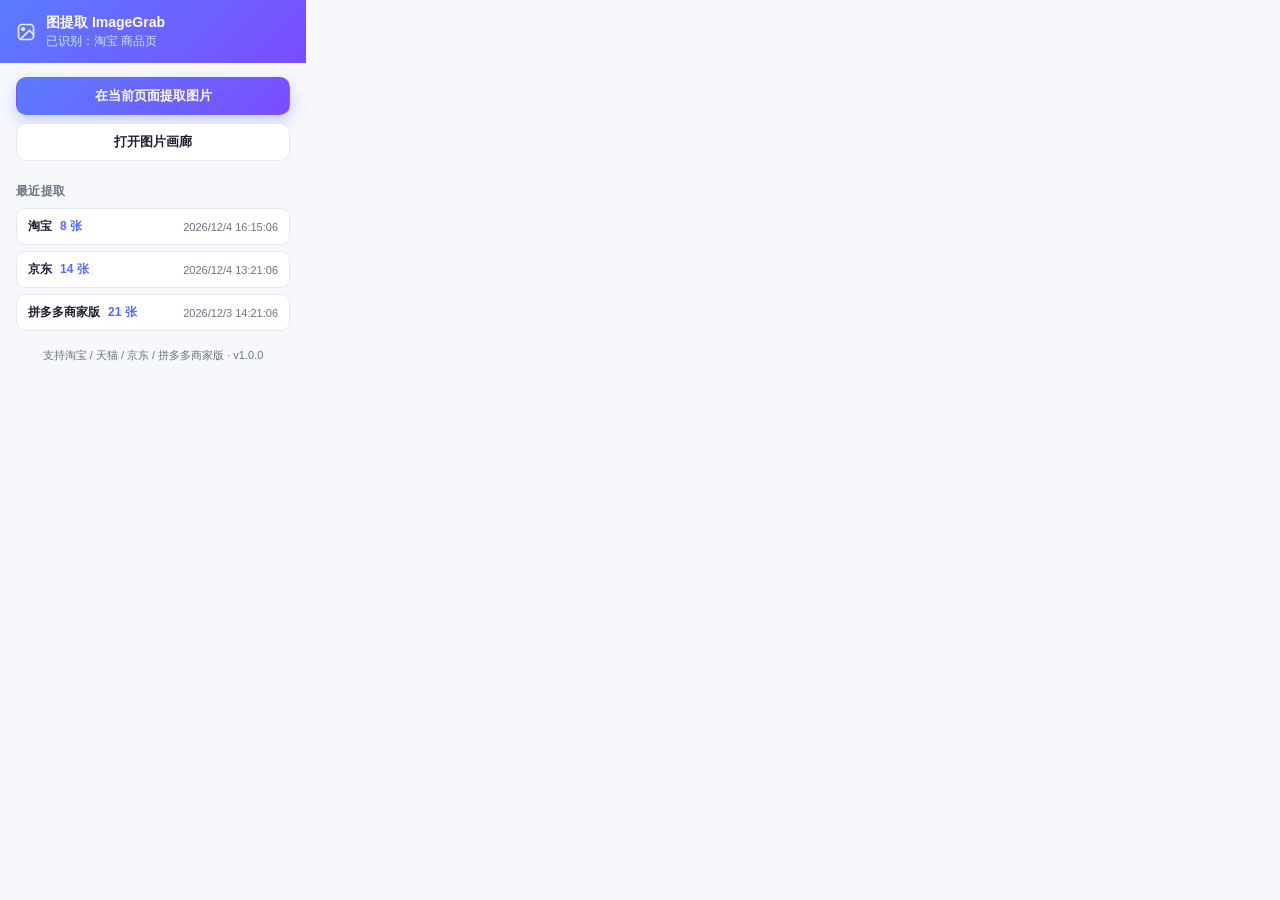
<file: tools/popup-preview.html>
<!DOCTYPE html>
<html lang="zh-CN">
<head>
  <meta charset="UTF-8">
  <title>图提取 ImageGrab</title>
  <base href="../">
  <link rel="stylesheet" href="popup.css">
</head>
<body>
  <header class="pop-head">
    <span class="pop-logo" aria-hidden="true">
      <svg viewBox="0 0 24 24" width="20" height="20" fill="none" stroke="currentColor"
           stroke-width="2" stroke-linecap="round" stroke-linejoin="round">
        <rect x="3" y="3" width="18" height="18" rx="4"></rect>
        <circle cx="8.5" cy="8.5" r="1.5"></circle>
        <path d="M21 15l-5-5L5 21"></path>
      </svg>
    </span>
    <div>
      <strong>图提取 ImageGrab</strong>
      <span id="siteInfo">正在识别当前页面…</span>
    </div>
  </header>

  <section class="pop-actions">
    <button id="btnExtract" class="pop-btn pop-btn--primary" type="button">在当前页面提取图片</button>
    <button id="btnGallery" class="pop-btn" type="button">打开图片画廊</button>
  </section>

  <section class="pop-section">
    <h3>最近提取</h3>
    <ul id="history" class="pop-history"><li class="pop-empty">暂无记录</li></ul>
  </section>

  <footer class="pop-foot">
    支持淘宝 / 天猫 / 京东 / 拼多多商家版 · v1.0.0
  </footer>

  
  <script>
    // ---- 离线夹具：模拟扩展环境（真实插件里由 chrome.tabs / background.js 提供）----
    window.chrome = {
      tabs: {
        query: async () => [{
          id: 1, active: true,
          url: 'https://item.taobao.com/item.htm?id=888888888',
          title: '秋冬加厚保暖连帽羽绒服 男女同款'
        }],
        sendMessage: async () => ({ ok: true })
      },
      runtime: {
        sendMessage: async (msg) => {
          if (msg.type === 'GET_HISTORY') {
            const now = Date.now();
            return { ok: true, history: [
              { site: '淘宝', count: 8, extractedAt: now - 6 * 60e3 },
              { site: '京东', count: 14, extractedAt: now - 3 * 3600e3 },
              { site: '拼多多商家版', count: 21, extractedAt: now - 26 * 3600e3 }
            ] };
          }
          return { ok: true };
        }
      }
    };
  </script>
  <script src="popup.js"></script>
</body>
</html>
</file>
<file: docs/css/style.css>
/* ==========================================================================
   图提取 ImageGrab —— 官网全站样式
   设计思路：
     1. 所有颜色 / 间距 / 圆角统一用 CSS 变量定义，改主题只需改 :root；
     2. 移动优先：默认样式适配小屏，再用 min-width 断点向上增强；
     3. 主色为蓝紫渐变，留白充足，卡片阴影柔和；
     4. 交互过渡统一 0.2s ~ 0.3s，滚动进入视口有淡入上移动画。
   ========================================================================== */

:root {
  /* 主色 */
  --primary: #4f6bff;
  --primary-dark: #3a52e0;
  --primary-light: #7a8dff;
  --accent: #7a4dff;
  --gradient: linear-gradient(135deg, #5b7bff 0%, #7a4dff 100%);

  /* 中性色 */
  --text: #171b2b;
  --text-mute: #5c6478;
  --text-soft: #8a93a8;
  --bg: #ffffff;
  --bg-alt: #f6f7fc;
  --surface: #ffffff;
  --border: #e6e9f2;

  /* 形状与阴影 */
  --radius-sm: 10px;
  --radius: 16px;
  --radius-lg: 24px;
  --shadow-sm: 0 2px 8px rgba(23, 32, 66, 0.06);
  --shadow: 0 10px 30px rgba(23, 32, 66, 0.08);
  --shadow-lg: 0 22px 50px rgba(23, 32, 66, 0.14);
  --shadow-primary: 0 12px 28px rgba(79, 107, 255, 0.32);

  /* 间距与动效 */
  --gap: 20px;
  --section-y: 72px;
  --transition: 0.26s cubic-bezier(0.4, 0, 0.2, 1);
  --container: 1160px;
}

@media (prefers-color-scheme: dark) {
  :root {
    --text: #eef1f8;
    --text-mute: #a8b0c4;
    --text-soft: #7d8698;
    --bg: #0f1118;
    --bg-alt: #161a24;
    --surface: #1b1f2b;
    --border: #2a2f3e;
    --shadow-sm: 0 2px 8px rgba(0, 0, 0, 0.4);
    --shadow: 0 10px 30px rgba(0, 0, 0, 0.45);
    --shadow-lg: 0 22px 50px rgba(0, 0, 0, 0.55);
  }
}

/* ---------------- 基础重置 ---------------- */
*, *::before, *::after { box-sizing: border-box; }

html { scroll-behavior: smooth; -webkit-text-size-adjust: 100%; }

body {
  margin: 0;
  background: var(--bg);
  color: var(--text);
  font-family: -apple-system, BlinkMacSystemFont, "PingFang SC", "Microsoft YaHei",
               "Segoe UI", Roboto, "Helvetica Neue", sans-serif;
  font-size: 16px;
  line-height: 1.75;
  -webkit-font-smoothing: antialiased;
  overflow-x: hidden;
}

h1, h2, h3 { line-height: 1.3; margin: 0 0 0.5em; font-weight: 700; letter-spacing: 0.2px; }
p { margin: 0 0 1em; color: var(--text-mute); }
a { color: var(--primary); text-decoration: none; transition: color var(--transition); }
img, svg { max-width: 100%; }
code {
  padding: 0.15em 0.45em;
  border-radius: 6px;
  background: rgba(79, 107, 255, 0.1);
  color: var(--primary-dark);
  font-family: ui-monospace, SFMono-Regular, Consolas, "Liberation Mono", monospace;
  font-size: 0.9em;
  word-break: break-all;
}
:focus-visible { outline: 3px solid rgba(79, 107, 255, 0.5); outline-offset: 3px; border-radius: 6px; }

.container {
  width: 100%;
  max-width: var(--container);
  margin: 0 auto;
  padding: 0 20px;
}
.container--narrow { max-width: 820px; }

/* ---------------- 按钮 ---------------- */
.btn {
  display: inline-flex;
  align-items: center;
  justify-content: center;
  gap: 8px;
  padding: 0 20px;
  height: 44px;
  border: 1px solid transparent;
  border-radius: 999px;
  font-size: 15px;
  font-weight: 600;
  font-family: inherit;
  white-space: nowrap;
  cursor: pointer;
  transition: transform var(--transition), box-shadow var(--transition),
              background var(--transition), color var(--transition), border-color var(--transition);
}
.btn:hover { transform: translateY(-2px); }
.btn:active { transform: translateY(0); }

.btn--primary {
  background: var(--gradient);
  color: #fff;
  box-shadow: var(--shadow-primary);
}
.btn--primary:hover { box-shadow: 0 18px 38px rgba(79, 107, 255, 0.42); }

.btn--ghost {
  background: var(--surface);
  border-color: var(--border);
  color: var(--text);
  box-shadow: var(--shadow-sm);
}
.btn--ghost:hover { border-color: var(--primary); color: var(--primary); }

.btn--lg { height: 52px; padding: 0 28px; font-size: 16px; }
.btn--sm { height: 38px; padding: 0 16px; font-size: 14px; }

/* ---------------- 导航栏 ---------------- */
.navbar {
  position: fixed;
  top: 0;
  left: 0;
  right: 0;
  z-index: 100;
  background: color-mix(in srgb, var(--bg) 72%, transparent);
  backdrop-filter: saturate(180%) blur(16px);
  -webkit-backdrop-filter: saturate(180%) blur(16px);
  border-bottom: 1px solid transparent;
  transition: background var(--transition), border-color var(--transition), box-shadow var(--transition);
}
/* 滚动后加深背景并出现阴影 */
.navbar.is-scrolled {
  background: color-mix(in srgb, var(--bg) 88%, transparent);
  border-bottom-color: var(--border);
  box-shadow: 0 6px 24px rgba(23, 32, 66, 0.07);
}

.navbar__inner {
  display: flex;
  align-items: center;
  justify-content: space-between;
  gap: 16px;
  height: 64px;
}

.logo { display: inline-flex; align-items: center; gap: 10px; color: var(--text); }
.logo__mark {
  display: grid;
  place-items: center;
  width: 40px;
  height: 40px;
  border-radius: 12px;
  color: #fff;
  background: var(--gradient);
  box-shadow: var(--shadow-primary);
}
.logo__mark--sm { width: 34px; height: 34px; border-radius: 10px; }
.logo__text { display: flex; flex-direction: column; line-height: 1.15; }
.logo__text strong { font-size: 16px; letter-spacing: 0.4px; }
.logo__text em { font-size: 11px; font-style: normal; color: var(--text-soft); letter-spacing: 1.2px; }

.nav { display: flex; align-items: center; gap: 4px; }
.nav__link {
  position: relative;
  padding: 8px 12px;
  border-radius: 999px;
  color: var(--text-mute);
  font-size: 14.5px;
  font-weight: 500;
  transition: color var(--transition), background var(--transition);
}
.nav__link:hover { color: var(--primary); background: rgba(79, 107, 255, 0.08); }
/* 滚动监听高亮的当前区块 */
.nav__link.is-active { color: var(--primary); background: rgba(79, 107, 255, 0.1); }
.nav__cta { margin-left: 10px; color: #fff; }

.hamburger {
  display: none;
  flex-direction: column;
  justify-content: center;
  gap: 5px;
  width: 42px;
  height: 42px;
  padding: 0 10px;
  border: 1px solid var(--border);
  border-radius: 12px;
  background: var(--surface);
  cursor: pointer;
}
.hamburger span {
  display: block;
  height: 2px;
  border-radius: 2px;
  background: var(--text);
  transition: transform var(--transition), opacity var(--transition);
}
.hamburger[aria-expanded="true"] span:nth-child(1) { transform: translateY(7px) rotate(45deg); }
.hamburger[aria-expanded="true"] span:nth-child(2) { opacity: 0; }
.hamburger[aria-expanded="true"] span:nth-child(3) { transform: translateY(-7px) rotate(-45deg); }

/* ---------------- Hero ---------------- */
.hero {
  position: relative;
  padding: 108px 0 56px;
  overflow: hidden;
  background: linear-gradient(180deg, var(--bg-alt) 0%, var(--bg) 100%);
}
.hero__glow {
  position: absolute;
  top: -220px;
  right: -160px;
  width: 620px;
  height: 620px;
  border-radius: 50%;
  background: radial-gradient(circle at center, rgba(122, 77, 255, 0.28), transparent 68%);
  filter: blur(10px);
  pointer-events: none;
}
.hero__inner {
  position: relative;
  display: grid;
  gap: 44px;
  align-items: center;
}

.pill {
  display: inline-block;
  margin-bottom: 18px;
  padding: 6px 14px;
  border-radius: 999px;
  background: rgba(79, 107, 255, 0.1);
  color: var(--primary-dark);
  font-size: 13px;
  font-weight: 600;
}

.hero h1 {
  font-size: clamp(1.85rem, 5.4vw, 3.05rem);
  letter-spacing: -0.5px;
}
.hero h1 em {
  font-style: normal;
  background: var(--gradient);
  -webkit-background-clip: text;
  background-clip: text;
  color: transparent;
}
.hero__sub { max-width: 560px; font-size: clamp(0.95rem, 2.4vw, 1.05rem); }
.hero__sub strong { color: var(--text); }

.hero__actions { display: flex; flex-wrap: wrap; gap: 14px; margin: 26px 0 30px; }

.hero__stats {
  display: flex;
  gap: 34px;
  margin: 0;
  padding: 0;
  list-style: none;
}
.hero__stats li { display: flex; flex-direction: column; }
.hero__stats strong {
  font-size: 1.6rem;
  background: var(--gradient);
  -webkit-background-clip: text;
  background-clip: text;
  color: transparent;
}
.hero__stats span { font-size: 13px; color: var(--text-soft); }

/* ---------------- Hero 示意图（纯 CSS/SVG） ---------------- */
.hero__art { position: relative; }
.mock {
  position: relative;
  z-index: 2;
  border: 1px solid var(--border);
  border-radius: var(--radius-lg);
  background: var(--surface);
  box-shadow: var(--shadow-lg);
  overflow: hidden;
}
.mock__bar {
  display: flex;
  align-items: center;
  gap: 7px;
  padding: 11px 14px;
  border-bottom: 1px solid var(--border);
  background: var(--bg-alt);
}
.mock__dot { width: 10px; height: 10px; border-radius: 50%; background: #ff5f57; }
.mock__dot:nth-child(2) { background: #febc2e; }
.mock__dot:nth-child(3) { background: #28c840; }
.mock__url {
  flex: 1;
  margin-left: 8px;
  padding: 4px 12px;
  border-radius: 999px;
  background: var(--surface);
  border: 1px solid var(--border);
  color: var(--text-soft);
  font-size: 11.5px;
  font-family: ui-monospace, Consolas, monospace;
  overflow: hidden;
  white-space: nowrap;
  text-overflow: ellipsis;
}

.mock__body { position: relative; padding: 18px; }
.mock__product { display: flex; gap: 14px; }
.mock__img {
  width: 96px;
  height: 96px;
  flex: none;
  border-radius: 12px;
  background: linear-gradient(135deg, #cdd8ff, #e6d6ff);
}
.mock__lines { display: flex; flex-direction: column; justify-content: center; gap: 9px; flex: 1; }
.mock__lines span { height: 9px; border-radius: 999px; background: var(--border); }
.mock__price { color: #ff5000; font-weight: 700; font-size: 15px; height: auto !important; background: none !important; }

.mock__grid {
  display: grid;
  grid-template-columns: repeat(3, 1fr);
  gap: 10px;
  margin-top: 16px;
}
.mock__grid span {
  aspect-ratio: 1/1;
  border-radius: 10px;
  background: linear-gradient(135deg, rgba(91, 123, 255, 0.22), rgba(122, 77, 255, 0.22));
  border: 1px solid rgba(91, 123, 255, 0.25);
}

/* 模拟插件悬浮按钮 */
.mock__fab {
  position: absolute;
  right: 16px;
  bottom: 16px;
  display: inline-flex;
  align-items: center;
  gap: 7px;
  height: 38px;
  padding: 0 16px 0 12px;
  border: none;
  border-radius: 999px;
  background: var(--gradient);
  color: #fff;
  font-family: inherit;
  font-size: 13px;
  font-weight: 600;
  box-shadow: 0 10px 22px rgba(79, 107, 255, 0.45);
  animation: fabFloat 3.4s ease-in-out infinite;
}
@keyframes fabFloat {
  0%, 100% { transform: translateY(0); }
  50% { transform: translateY(-5px); }
}
.mock__count {
  position: absolute;
  right: 8px;
  bottom: 46px;
  min-width: 20px;
  height: 20px;
  padding: 0 5px;
  border-radius: 999px;
  background: #ff3b5c;
  color: #fff;
  font-size: 11px;
  font-weight: 700;
  line-height: 20px;
  text-align: center;
}
.mock__shadow {
  position: absolute;
  left: 8%;
  right: 8%;
  bottom: -26px;
  height: 60px;
  border-radius: 50%;
  background: radial-gradient(ellipse at center, rgba(79, 107, 255, 0.24), transparent 72%);
  filter: blur(6px);
  z-index: 1;
}

/* ---------------- 通用区块 ---------------- */
.section { padding: var(--section-y) 0; }
.section--alt { background: var(--bg-alt); }

.section__head { max-width: 720px; margin: 0 auto 44px; text-align: center; }
.section__tag {
  display: inline-block;
  margin-bottom: 12px;
  padding: 5px 13px;
  border-radius: 999px;
  background: rgba(79, 107, 255, 0.1);
  color: var(--primary-dark);
  font-size: 12.5px;
  font-weight: 700;
  letter-spacing: 0.6px;
}
.section__head h2 { font-size: clamp(1.4rem, 3.6vw, 1.95rem); }
.section__head p { margin: 0; font-size: 15.5px; }

/* ---------------- 卡片网格 ---------------- */
.cards-3 {
  display: grid;
  gap: var(--gap);
  grid-template-columns: 1fr;
}

.info-card, .feature {
  position: relative;
  padding: 26px 24px;
  border: 1px solid var(--border);
  border-radius: var(--radius);
  background: var(--surface);
  box-shadow: var(--shadow-sm);
  transition: transform var(--transition), box-shadow var(--transition), border-color var(--transition);
}
.info-card:hover, .feature:hover {
  transform: translateY(-5px);
  box-shadow: var(--shadow);
  border-color: rgba(79, 107, 255, 0.36);
}

.info-card__icon, .feature__icon {
  display: grid;
  place-items: center;
  width: 46px;
  height: 46px;
  margin-bottom: 16px;
  border-radius: 13px;
  background: rgba(79, 107, 255, 0.1);
  color: var(--primary);
}
.feature__icon { background: var(--gradient); color: #fff; box-shadow: var(--shadow-primary); }

.info-card h3, .feature h3 { font-size: 17px; margin-bottom: 8px; }
.info-card p, .feature p { margin: 0; font-size: 14.5px; line-height: 1.8; }

/* ---------------- 安装步骤时间线 ---------------- */
.steps {
  position: relative;
  max-width: 780px;
  margin: 0 auto;
  padding: 0 0 0 8px;
  list-style: none;
  counter-reset: step;
}
.steps::before {
  content: "";
  position: absolute;
  left: 25px;
  top: 12px;
  bottom: 12px;
  width: 2px;
  background: linear-gradient(180deg, rgba(79, 107, 255, 0.5), rgba(122, 77, 255, 0.16));
}
.step {
  position: relative;
  display: flex;
  gap: 20px;
  padding: 0 0 26px 0;
}
.step:last-child { padding-bottom: 0; }
.step__no {
  position: relative;
  z-index: 2;
  display: grid;
  place-items: center;
  flex: none;
  width: 36px;
  height: 36px;
  border-radius: 50%;
  background: var(--gradient);
  color: #fff;
  font-size: 15px;
  font-weight: 700;
  box-shadow: var(--shadow-primary);
}
.step__body {
  flex: 1;
  padding: 16px 20px;
  border: 1px solid var(--border);
  border-radius: var(--radius);
  background: var(--surface);
  box-shadow: var(--shadow-sm);
  transition: transform var(--transition), box-shadow var(--transition);
}
.step__body:hover { transform: translateX(4px); box-shadow: var(--shadow); }
.step__body h3 { font-size: 16.5px; margin-bottom: 6px; }
.step__body p { margin: 0; font-size: 14.5px; }

/* ---------------- FAQ ---------------- */
.faq { display: grid; gap: 12px; }
.faq__item {
  border: 1px solid var(--border);
  border-radius: var(--radius-sm);
  background: var(--surface);
  box-shadow: var(--shadow-sm);
  overflow: hidden;
}
.faq__item summary {
  padding: 16px 20px;
  font-size: 15.5px;
  font-weight: 600;
  cursor: pointer;
  list-style: none;
  display: flex;
  align-items: center;
  justify-content: space-between;
  gap: 12px;
  transition: color var(--transition);
}
.faq__item summary::-webkit-details-marker { display: none; }
.faq__item summary::after {
  content: "＋";
  color: var(--primary);
  font-size: 17px;
  transition: transform var(--transition);
}
.faq__item[open] summary::after { content: "－"; }
.faq__item summary:hover { color: var(--primary); }
.faq__item p {
  margin: 0;
  padding: 0 20px 18px;
  font-size: 14.5px;
  line-height: 1.85;
}

/* ---------------- 底部 CTA ---------------- */
.cta {
  padding: var(--section-y) 0;
  background: var(--gradient);
  color: #fff;
  text-align: center;
}
.cta h2 { font-size: clamp(1.45rem, 3.8vw, 2.05rem); color: #fff; }
.cta p { color: rgba(255, 255, 255, 0.88); margin-bottom: 26px; }
.cta__actions { display: flex; flex-wrap: wrap; gap: 14px; justify-content: center; }
.cta .btn--primary {
  background: #fff;
  color: var(--primary-dark);
  box-shadow: 0 14px 30px rgba(0, 0, 0, 0.18);
}
.cta .btn--ghost {
  background: rgba(255, 255, 255, 0.14);
  border-color: rgba(255, 255, 255, 0.55);
  color: #fff;
}
.cta .btn--ghost:hover { background: rgba(255, 255, 255, 0.24); color: #fff; }
.cta__note { margin: 22px 0 0; font-size: 13px; color: rgba(255, 255, 255, 0.78); }

/* ---------------- Footer ---------------- */
.footer {
  padding: 44px 0 30px;
  background: var(--bg-alt);
  border-top: 1px solid var(--border);
}
.footer__inner { display: grid; gap: 26px; }
.footer__brand { display: flex; gap: 12px; align-items: flex-start; }
.footer__brand strong { display: block; font-size: 15.5px; }
.footer__brand p { margin: 2px 0 0; font-size: 13.5px; }
.footer__links { display: flex; flex-wrap: wrap; gap: 8px 18px; }
.footer__links a { color: var(--text-mute); font-size: 14px; }
.footer__links a:hover { color: var(--primary); }
.footer__meta p { margin: 0 0 4px; font-size: 13px; }

/* ---------------- 滚动淡入动画 ---------------- */
.reveal {
  opacity: 0;
  transform: translateY(22px);
  transition: opacity 0.6s ease, transform 0.6s cubic-bezier(0.22, 1, 0.36, 1);
  will-change: opacity, transform;
}
.reveal.is-visible { opacity: 1; transform: none; }

/* 尊重用户的「减少动态效果」设置 */
@media (prefers-reduced-motion: reduce) {
  html { scroll-behavior: auto; }
  .reveal { opacity: 1; transform: none; transition: none; }
  .mock__fab { animation: none; }
  .btn:hover { transform: none; }
}

/* ==========================================================================
   响应式断点：移动优先 -> 平板 (≥768px) -> 桌面 (≥1024px)
   ========================================================================== */
@media (min-width: 768px) {
  :root { --section-y: 88px; --gap: 22px; }
  .cards-3 { grid-template-columns: repeat(2, 1fr); }
  .footer__inner { grid-template-columns: 1.2fr 1fr; align-items: center; }
  .footer__meta { grid-column: 1 / -1; padding-top: 18px; border-top: 1px solid var(--border); }
}

@media (min-width: 1024px) {
  :root { --section-y: 104px; --gap: 24px; }
  .hero { padding: 148px 0 92px; }
  .hero__inner { grid-template-columns: 1.06fr 0.94fr; gap: 56px; }
  .cards-3 { grid-template-columns: repeat(3, 1fr); }
  .footer__inner { grid-template-columns: 1.1fr auto 1fr; align-items: center; }
  .footer__meta { grid-column: auto; text-align: right; padding-top: 0; border-top: none; }
}

/* 移动端导航折叠 */
@media (max-width: 1023px) {
  .hamburger { display: flex; }
  .nav {
    position: absolute;
    top: 64px;
    left: 12px;
    right: 12px;
    flex-direction: column;
    align-items: stretch;
    gap: 4px;
    padding: 12px;
    border: 1px solid var(--border);
    border-radius: var(--radius);
    background: var(--surface);
    box-shadow: var(--shadow-lg);
    opacity: 0;
    visibility: hidden;
    transform: translateY(-10px);
    transition: opacity var(--transition), transform var(--transition), visibility var(--transition);
  }
  .nav.is-open { opacity: 1; visibility: visible; transform: translateY(0); }
  .nav__link { padding: 12px 14px; border-radius: var(--radius-sm); font-size: 15px; }
  .nav__cta { margin: 6px 0 0; }
}

/* 保证 320px 宽度下依然可正常浏览 */
@media (max-width: 359px) {
  .container { padding: 0 14px; }
  .logo__text em { display: none; }
  .btn--lg { height: 46px; padding: 0 18px; font-size: 15px; }
  .hero__stats { gap: 20px; }
}
</file>
<file: gallery.css>
/* ==========================================================================
   图提取 ImageGrab —— gallery.css
   画廊页样式：吸顶工具栏 + 响应式网格 + 卡片交互 + 进度与结果反馈
   ========================================================================== */

:root {
  --primary: #4f6bff;
  --primary-dark: #3a52e0;
  --primary-soft: rgba(79, 107, 255, 0.1);
  --bg: #f5f7fb;
  --surface: #ffffff;
  --text: #1c2030;
  --text-mute: #6b7280;
  --border: #e5e8f0;
  --radius: 14px;
  --radius-sm: 9px;
  --shadow: 0 2px 10px rgba(23, 32, 66, 0.06);
  --shadow-lg: 0 14px 34px rgba(23, 32, 66, 0.14);
  --gap: 18px;
  --ok: #16a34a;
  --warn: #f59e0b;
}

@media (prefers-color-scheme: dark) {
  :root {
    --bg: #12141c;
    --surface: #1b1e2a;
    --text: #eef0f6;
    --text-mute: #9aa2b6;
    --border: #2b3040;
    --primary-soft: rgba(122, 143, 255, 0.16);
    --shadow: 0 2px 10px rgba(0, 0, 0, 0.35);
    --shadow-lg: 0 14px 34px rgba(0, 0, 0, 0.5);
  }
}

* { box-sizing: border-box; }

body {
  margin: 0;
  min-height: 100vh;
  background: var(--bg);
  color: var(--text);
  font-family: -apple-system, BlinkMacSystemFont, "PingFang SC", "Microsoft YaHei", "Segoe UI", sans-serif;
  -webkit-font-smoothing: antialiased;
}

/* ---------- 工具栏 ---------- */
.toolbar {
  position: sticky;
  top: 0;
  z-index: 20;
  display: flex;
  flex-wrap: wrap;
  align-items: center;
  justify-content: space-between;
  gap: 14px;
  padding: 14px 22px;
  background: color-mix(in srgb, var(--surface) 82%, transparent);
  backdrop-filter: saturate(180%) blur(14px);
  border-bottom: 1px solid var(--border);
}

.brand { display: flex; align-items: center; gap: 12px; }

.brand__logo {
  display: grid;
  place-items: center;
  width: 40px;
  height: 40px;
  border-radius: 12px;
  color: #fff;
  background: linear-gradient(135deg, #5b7bff, #7a4dff);
  box-shadow: 0 6px 16px rgba(79, 107, 255, 0.35);
}

.brand__text { display: flex; flex-direction: column; line-height: 1.3; }
.brand__text strong { font-size: 15.5px; letter-spacing: 0.2px; }
.brand__sub { font-size: 12.5px; color: var(--text-mute); }

.toolbar__actions { display: flex; flex-wrap: wrap; align-items: center; gap: 10px; }

.check-inline {
  display: inline-flex;
  align-items: center;
  gap: 6px;
  font-size: 13.5px;
  color: var(--text);
  cursor: pointer;
  user-select: none;
}
.check-inline input { width: 16px; height: 16px; accent-color: var(--primary); cursor: pointer; }

.counter {
  padding: 6px 12px;
  border-radius: 999px;
  background: var(--primary-soft);
  color: var(--primary);
  font-size: 13px;
  font-weight: 600;
  white-space: nowrap;
}

.btn {
  display: inline-flex;
  align-items: center;
  gap: 6px;
  height: 36px;
  padding: 0 15px;
  border: 1px solid transparent;
  border-radius: var(--radius-sm);
  font-size: 13.5px;
  font-weight: 600;
  font-family: inherit;
  cursor: pointer;
  transition: transform 0.2s ease, background 0.2s ease, box-shadow 0.2s ease, opacity 0.2s ease;
}
.btn:active { transform: scale(0.98); }

.btn--primary {
  background: linear-gradient(135deg, #5b7bff, #7a4dff);
  color: #fff;
  box-shadow: 0 6px 16px rgba(79, 107, 255, 0.32);
}
.btn--primary:hover:not(:disabled) { box-shadow: 0 10px 22px rgba(79, 107, 255, 0.42); }
.btn--primary:disabled { opacity: 0.5; cursor: not-allowed; box-shadow: none; }

.btn--ghost {
  background: var(--surface);
  border-color: var(--border);
  color: var(--text);
}
.btn--ghost:hover { border-color: var(--primary); color: var(--primary); }

/* ---------- 进度条 ---------- */
.progress {
  display: flex;
  align-items: center;
  gap: 14px;
  padding: 10px 22px;
  background: var(--primary-soft);
}
/* 关键：hidden 属性必须能覆盖上面的 display:flex，否则进度条会一直显示 */
.progress[hidden] { display: none !important; }
.progress__bar {
  flex: 1;
  height: 7px;
  border-radius: 999px;
  background: color-mix(in srgb, var(--primary) 22%, transparent);
  overflow: hidden;
}
.progress__bar span {
  display: block;
  width: 0;
  height: 100%;
  border-radius: 999px;
  background: linear-gradient(90deg, #5b7bff, #7a4dff);
  transition: width 0.25s ease;
}
.progress__text { font-size: 12.5px; font-weight: 600; color: var(--primary); white-space: nowrap; }

/* ---------- 网格 ---------- */
.grid {
  display: grid;
  grid-template-columns: repeat(auto-fill, minmax(216px, 1fr));
  gap: var(--gap);
  padding: 22px;
  margin: 0;
}

.card {
  position: relative;
  margin: 0;
  border: 2px solid var(--border);
  border-radius: var(--radius);
  background: var(--surface);
  box-shadow: var(--shadow);
  overflow: hidden;
  transition: transform 0.22s ease, box-shadow 0.22s ease, border-color 0.22s ease;
}
.card:hover { transform: translateY(-4px); box-shadow: var(--shadow-lg); }
.card.is-selected { border-color: var(--primary); }

.card__check {
  position: absolute;
  top: 10px;
  left: 10px;
  z-index: 3;
  display: grid;
  place-items: center;
  width: 26px;
  height: 26px;
  border-radius: 8px;
  background: rgba(255, 255, 255, 0.92);
  box-shadow: 0 2px 8px rgba(0, 0, 0, 0.16);
  cursor: pointer;
}
.card__check input { width: 16px; height: 16px; accent-color: var(--primary); cursor: pointer; }

.card__thumb {
  position: relative;
  aspect-ratio: 1 / 1;
  display: grid;
  place-items: center;
  background:
    linear-gradient(45deg, rgba(0, 0, 0, 0.035) 25%, transparent 25%, transparent 75%, rgba(0, 0, 0, 0.035) 75%) 0 0 / 18px 18px,
    linear-gradient(45deg, rgba(0, 0, 0, 0.035) 25%, transparent 25%, transparent 75%, rgba(0, 0, 0, 0.035) 75%) 9px 9px / 18px 18px,
    var(--bg);
  overflow: hidden;
  cursor: pointer;
}
.card__thumb img {
  width: 100%;
  height: 100%;
  object-fit: cover;
  opacity: 0;
  transform: scale(1.03);
  transition: opacity 0.3s ease, transform 0.3s ease;
}
.card.is-loaded .card__thumb img { opacity: 1; transform: scale(1); }

.card__badge {
  position: absolute;
  right: 8px;
  bottom: 8px;
  padding: 2px 8px;
  border-radius: 999px;
  background: rgba(20, 24, 40, 0.72);
  color: #fff;
  font-size: 11.5px;
  font-weight: 600;
}

.card__broken {
  padding: 16px;
  color: var(--text-mute);
  font-size: 12.5px;
  text-align: center;
}

.card__meta {
  display: flex;
  align-items: center;
  justify-content: space-between;
  gap: 8px;
  padding: 9px 12px;
  border-top: 1px solid var(--border);
  font-size: 12px;
  color: var(--text-mute);
}
.card__size { font-weight: 600; color: var(--text); }
.card__source {
  max-width: 52%;
  overflow: hidden;
  text-overflow: ellipsis;
  white-space: nowrap;
  font-family: ui-monospace, Consolas, monospace;
  font-size: 11px;
}

.card__dl {
  position: absolute;
  right: 10px;
  top: 10px;
  z-index: 3;
  display: grid;
  place-items: center;
  width: 30px;
  height: 30px;
  border: none;
  border-radius: 9px;
  background: linear-gradient(135deg, #5b7bff, #7a4dff);
  color: #fff;
  cursor: pointer;
  opacity: 0;
  transform: translateY(-4px);
  transition: opacity 0.2s ease, transform 0.2s ease;
  box-shadow: 0 4px 12px rgba(79, 107, 255, 0.38);
}
.card:hover .card__dl, .card:focus-within .card__dl { opacity: 1; transform: translateY(0); }
.card__dl.is-loading { opacity: 1; animation: ig-pulse 0.9s ease-in-out infinite; }

@keyframes ig-pulse {
  50% { transform: scale(0.9); opacity: 0.6; }
}

/* ---------- 空状态 ---------- */
.empty {
  max-width: 620px;
  margin: 80px auto;
  padding: 36px 32px;
  border-radius: 18px;
  background: var(--surface);
  box-shadow: var(--shadow);
  text-align: left;
}
.empty h2 { margin: 0 0 10px; font-size: 20px; }
.empty p { margin: 0 0 18px; color: var(--text-mute); font-size: 14px; line-height: 1.7; }
.empty ol { margin: 0; padding-left: 20px; color: var(--text); font-size: 14px; line-height: 2; }

/* ---------- 结果反馈 ---------- */
.result {
  position: fixed;
  right: 22px;
  bottom: 22px;
  z-index: 40;
  min-width: 260px;
  max-width: 360px;
  padding: 16px 18px;
  border-radius: var(--radius);
  background: var(--surface);
  border: 1px solid var(--border);
  box-shadow: var(--shadow-lg);
  font-size: 13px;
  animation: ig-rise 0.28s ease;
}
@keyframes ig-rise {
  from { opacity: 0; transform: translateY(14px); }
}
.result strong { display: block; margin-bottom: 8px; font-size: 13.5px; }
.result ul { margin: 0; padding-left: 18px; max-height: 190px; overflow: auto; color: var(--text-mute); line-height: 1.9; }
.result .is-fail { color: #ef4444; }
.result__more { display: block; margin-top: 6px; color: var(--text-mute); font-size: 12px; }
.result__close {
  position: absolute;
  top: 8px;
  right: 10px;
  border: none;
  background: transparent;
  color: var(--text-mute);
  font-size: 18px;
  line-height: 1;
  cursor: pointer;
}

/* ---------- 响应式 ---------- */
@media (max-width: 768px) {
  .toolbar { padding: 12px 14px; }
  .toolbar__actions { width: 100%; justify-content: space-between; }
  .grid { grid-template-columns: repeat(auto-fill, minmax(150px, 1fr)); gap: 12px; padding: 14px; }
  .btn { padding: 0 11px; font-size: 12.5px; }
  .counter { order: -1; }
  .result { right: 12px; left: 12px; bottom: 12px; max-width: none; }
}

@media (max-width: 420px) {
  .brand__sub { display: none; }
  .grid { grid-template-columns: repeat(auto-fill, minmax(128px, 1fr)); }
}
</file>
<file: popup.css>
/* 图提取 ImageGrab —— popup.css */

:root {
  --primary: #4f6bff;
  --text: #1c2030;
  --mute: #6b7280;
  --border: #e5e8f0;
  --surface: #ffffff;
  --bg: #f7f8fc;
}

* { box-sizing: border-box; }

body {
  width: 306px;
  margin: 0;
  background: var(--bg);
  color: var(--text);
  font-family: -apple-system, BlinkMacSystemFont, "PingFang SC", "Microsoft YaHei", sans-serif;
  font-size: 13px;
}

.pop-head {
  display: flex;
  align-items: center;
  gap: 10px;
  padding: 14px 16px;
  background: linear-gradient(135deg, #5b7bff, #7a4dff);
  color: #fff;
}
.pop-logo { display: grid; place-items: center; }
.pop-head strong { display: block; font-size: 14px; }
.pop-head span { display: block; margin-top: 2px; font-size: 11.5px; opacity: 0.88; }
.pop-head .is-ok { color: #d9ffe8; }
.pop-head .is-warn { color: #ffe6c2; }

.pop-actions { display: grid; gap: 8px; padding: 14px 16px 6px; }

.pop-btn {
  height: 38px;
  border: 1px solid var(--border);
  border-radius: 10px;
  background: var(--surface);
  color: var(--text);
  font-family: inherit;
  font-size: 13px;
  font-weight: 600;
  cursor: pointer;
  transition: transform 0.18s ease, box-shadow 0.18s ease, opacity 0.18s ease;
}
.pop-btn:active { transform: scale(0.985); }
.pop-btn:hover:not(:disabled) { box-shadow: 0 6px 16px rgba(23, 32, 66, 0.1); }
.pop-btn:disabled { opacity: 0.55; cursor: not-allowed; }

.pop-btn--primary {
  border-color: transparent;
  background: linear-gradient(135deg, #5b7bff, #7a4dff);
  color: #fff;
  box-shadow: 0 6px 16px rgba(79, 107, 255, 0.3);
}

.pop-section { padding: 10px 16px 4px; }
.pop-section h3 {
  margin: 6px 0 8px;
  font-size: 12px;
  font-weight: 700;
  color: var(--mute);
  letter-spacing: 0.4px;
}

.pop-history { list-style: none; margin: 0; padding: 0; display: grid; gap: 6px; }
.pop-history li {
  display: flex;
  align-items: center;
  gap: 8px;
  padding: 9px 11px;
  border: 1px solid var(--border);
  border-radius: 9px;
  background: var(--surface);
  font-size: 12px;
}
.pop-history__site { font-weight: 600; }
.pop-history__count { color: var(--primary); font-weight: 600; }
.pop-history time { margin-left: auto; color: var(--mute); font-size: 11px; }
.pop-empty { justify-content: center; color: var(--mute); }

.pop-foot {
  padding: 12px 16px 14px;
  color: var(--mute);
  font-size: 11px;
  line-height: 1.5;
  text-align: center;
}
</file>
<file: content.css>
/* ==========================================================================
   图提取 ImageGrab —— content.css
   内容脚本注入的样式：右下角悬浮按钮 + 轻量 toast
   所有类名统一 imagegrab- 前缀，避免和电商页面自身样式冲突
   ========================================================================== */

:root {
  --imagegrab-primary: #4f6bff;
  --imagegrab-primary-dark: #3a52e0;
  --imagegrab-radius: 999px;
  --imagegrab-offset: 0px;
}

/* ---------- 悬浮按钮 ---------- */
#imagegrab-fab {
  position: fixed !important;
  right: 20px !important;
  bottom: calc(24px + var(--imagegrab-offset)) !important;
  z-index: 2147483000 !important;
  display: inline-flex !important;
  align-items: center !important;
  gap: 8px !important;
  height: 46px !important;
  padding: 0 18px 0 14px !important;
  margin: 0 !important;
  border: none !important;
  border-radius: var(--imagegrab-radius) !important;
  background: linear-gradient(135deg, #5b7bff 0%, #7a4dff 100%) !important;
  color: #fff !important;
  font-family: -apple-system, BlinkMacSystemFont, "PingFang SC", "Microsoft YaHei", sans-serif !important;
  font-size: 14px !important;
  font-weight: 600 !important;
  line-height: 1 !important;
  letter-spacing: 0.3px !important;
  cursor: pointer !important;
  box-shadow: 0 8px 24px rgba(79, 107, 255, 0.42), 0 2px 6px rgba(0, 0, 0, 0.12) !important;
  transition: transform 0.22s ease, box-shadow 0.22s ease, opacity 0.22s ease !important;
  user-select: none !important;
  -webkit-font-smoothing: antialiased;
}

#imagegrab-fab:hover {
  transform: translateY(-3px) scale(1.02) !important;
  box-shadow: 0 14px 30px rgba(79, 107, 255, 0.5), 0 3px 10px rgba(0, 0, 0, 0.16) !important;
}

#imagegrab-fab:active {
  transform: translateY(-1px) scale(0.99) !important;
}

#imagegrab-fab:focus-visible {
  outline: 3px solid rgba(79, 107, 255, 0.45) !important;
  outline-offset: 3px !important;
}

#imagegrab-fab.is-busy {
  opacity: 0.85 !important;
  cursor: progress !important;
}

#imagegrab-fab .imagegrab-fab__icon {
  display: inline-flex !important;
  align-items: center !important;
  justify-content: center !important;
}

#imagegrab-fab.is-busy .imagegrab-fab__icon {
  animation: imagegrab-spin 1s linear infinite;
}

@keyframes imagegrab-spin {
  to { transform: rotate(360deg); }
}

#imagegrab-fab .imagegrab-fab__badge {
  position: absolute !important;
  top: -6px !important;
  right: -6px !important;
  min-width: 20px !important;
  height: 20px !important;
  padding: 0 5px !important;
  border-radius: 999px !important;
  background: #ff3b5c !important;
  color: #fff !important;
  font-size: 11px !important;
  font-weight: 700 !important;
  line-height: 20px !important;
  text-align: center !important;
  box-shadow: 0 2px 6px rgba(255, 59, 92, 0.5) !important;
}

/* ---------- 提示 toast ---------- */
.imagegrab-toast {
  position: fixed !important;
  left: 50% !important;
  bottom: 96px !important;
  transform: translate(-50%, 12px) !important;
  z-index: 2147483001 !important;
  max-width: min(80vw, 460px) !important;
  padding: 12px 18px !important;
  border-radius: 12px !important;
  background: rgba(28, 32, 46, 0.94) !important;
  color: #fff !important;
  font-family: -apple-system, BlinkMacSystemFont, "PingFang SC", "Microsoft YaHei", sans-serif !important;
  font-size: 13.5px !important;
  line-height: 1.5 !important;
  box-shadow: 0 12px 32px rgba(0, 0, 0, 0.28) !important;
  opacity: 0 !important;
  pointer-events: none !important;
  transition: opacity 0.25s ease, transform 0.25s ease !important;
}

.imagegrab-toast.is-show {
  opacity: 1 !important;
  transform: translate(-50%, 0) !important;
}

.imagegrab-toast--ok { border-left: 4px solid #35d07f !important; }
.imagegrab-toast--warn { border-left: 4px solid #ffb020 !important; }

/* ---------- 深色模式适配 ---------- */
@media (prefers-color-scheme: dark) {
  .imagegrab-toast {
    background: rgba(48, 52, 68, 0.96) !important;
  }
}
</file>
